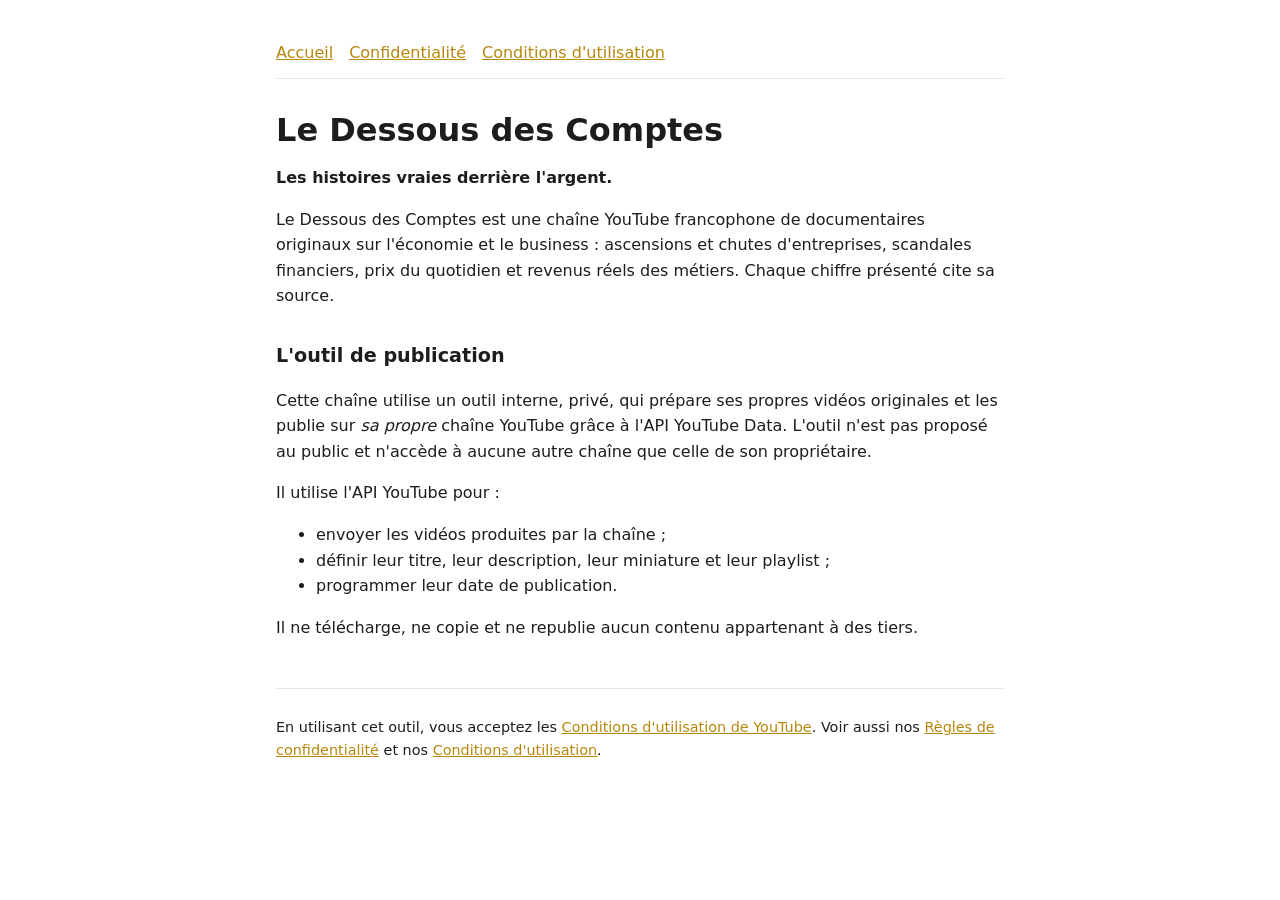
<file: index.html>
<!DOCTYPE html>
<html lang="fr">
<head>
<meta charset="UTF-8">
<meta name="viewport" content="width=device-width, initial-scale=1.0">
<title>Le Dessous des Comptes</title>
<meta name="description" content="Chaîne YouTube de documentaires sur les histoires vraies derrière l'argent.">
<link rel="stylesheet" href="style.css">
</head>
<body>
<main>
<nav><a href="index.html">Accueil</a><a href="privacy.html">Confidentialité</a><a href="terms.html">Conditions d'utilisation</a></nav>
<h1>Le Dessous des Comptes</h1>
<p><strong>Les histoires vraies derrière l'argent.</strong></p>
<p>Le Dessous des Comptes est une chaîne YouTube francophone de documentaires originaux sur l'économie et le business : ascensions et chutes d'entreprises, scandales financiers, prix du quotidien et revenus réels des métiers. Chaque chiffre présenté cite sa source.</p>

<h2>L'outil de publication</h2>
<p>Cette chaîne utilise un outil interne, privé, qui prépare ses propres vidéos originales et les publie sur <em>sa propre</em> chaîne YouTube grâce à l'API YouTube Data. L'outil n'est pas proposé au public et n'accède à aucune autre chaîne que celle de son propriétaire.</p>
<p>Il utilise l'API YouTube pour :</p>
<ul>
<li>envoyer les vidéos produites par la chaîne ;</li>
<li>définir leur titre, leur description, leur miniature et leur playlist ;</li>
<li>programmer leur date de publication.</li>
</ul>
<p>Il ne télécharge, ne copie et ne republie aucun contenu appartenant à des tiers.</p>

<footer class="muted">
<p>En utilisant cet outil, vous acceptez les <a href="https://www.youtube.com/t/terms">Conditions d'utilisation de YouTube</a>. Voir aussi nos <a href="privacy.html">Règles de confidentialité</a> et nos <a href="terms.html">Conditions d'utilisation</a>.</p>
</footer>
</main>
</body>
</html>
</file>
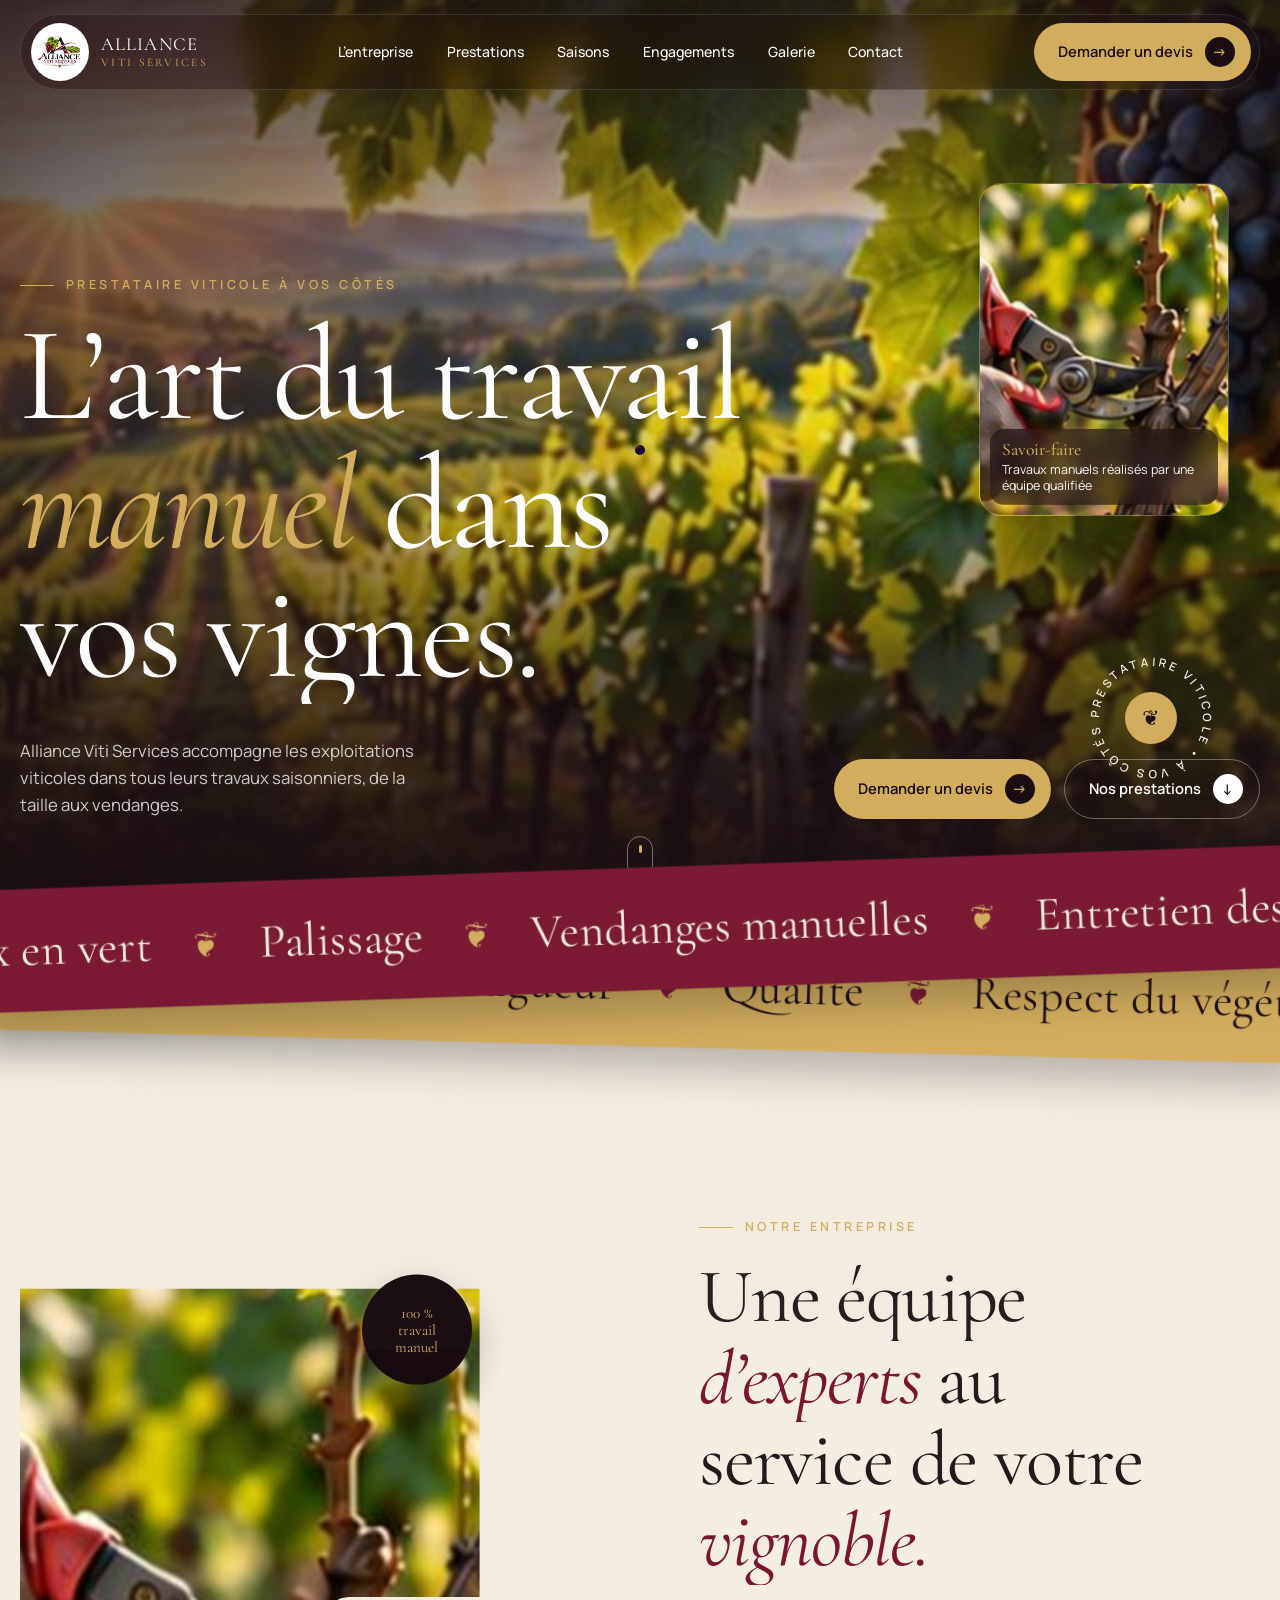
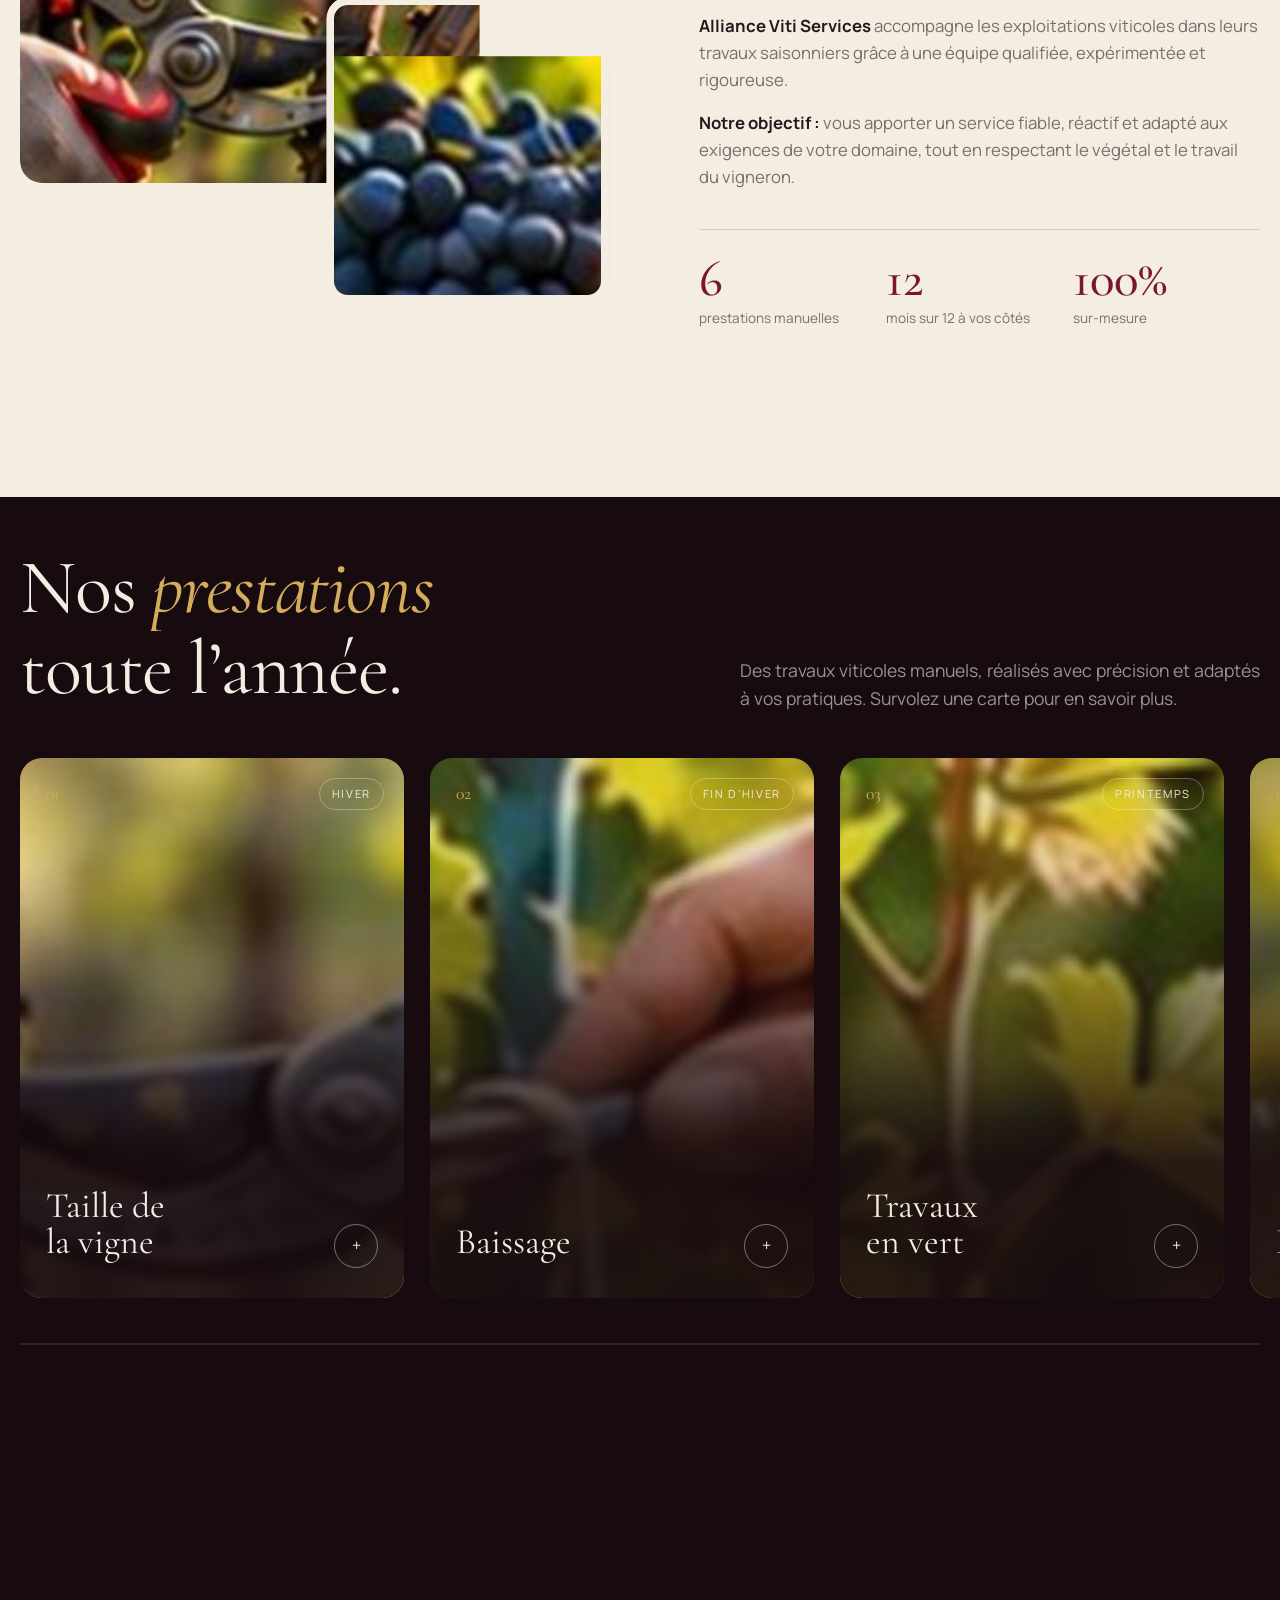
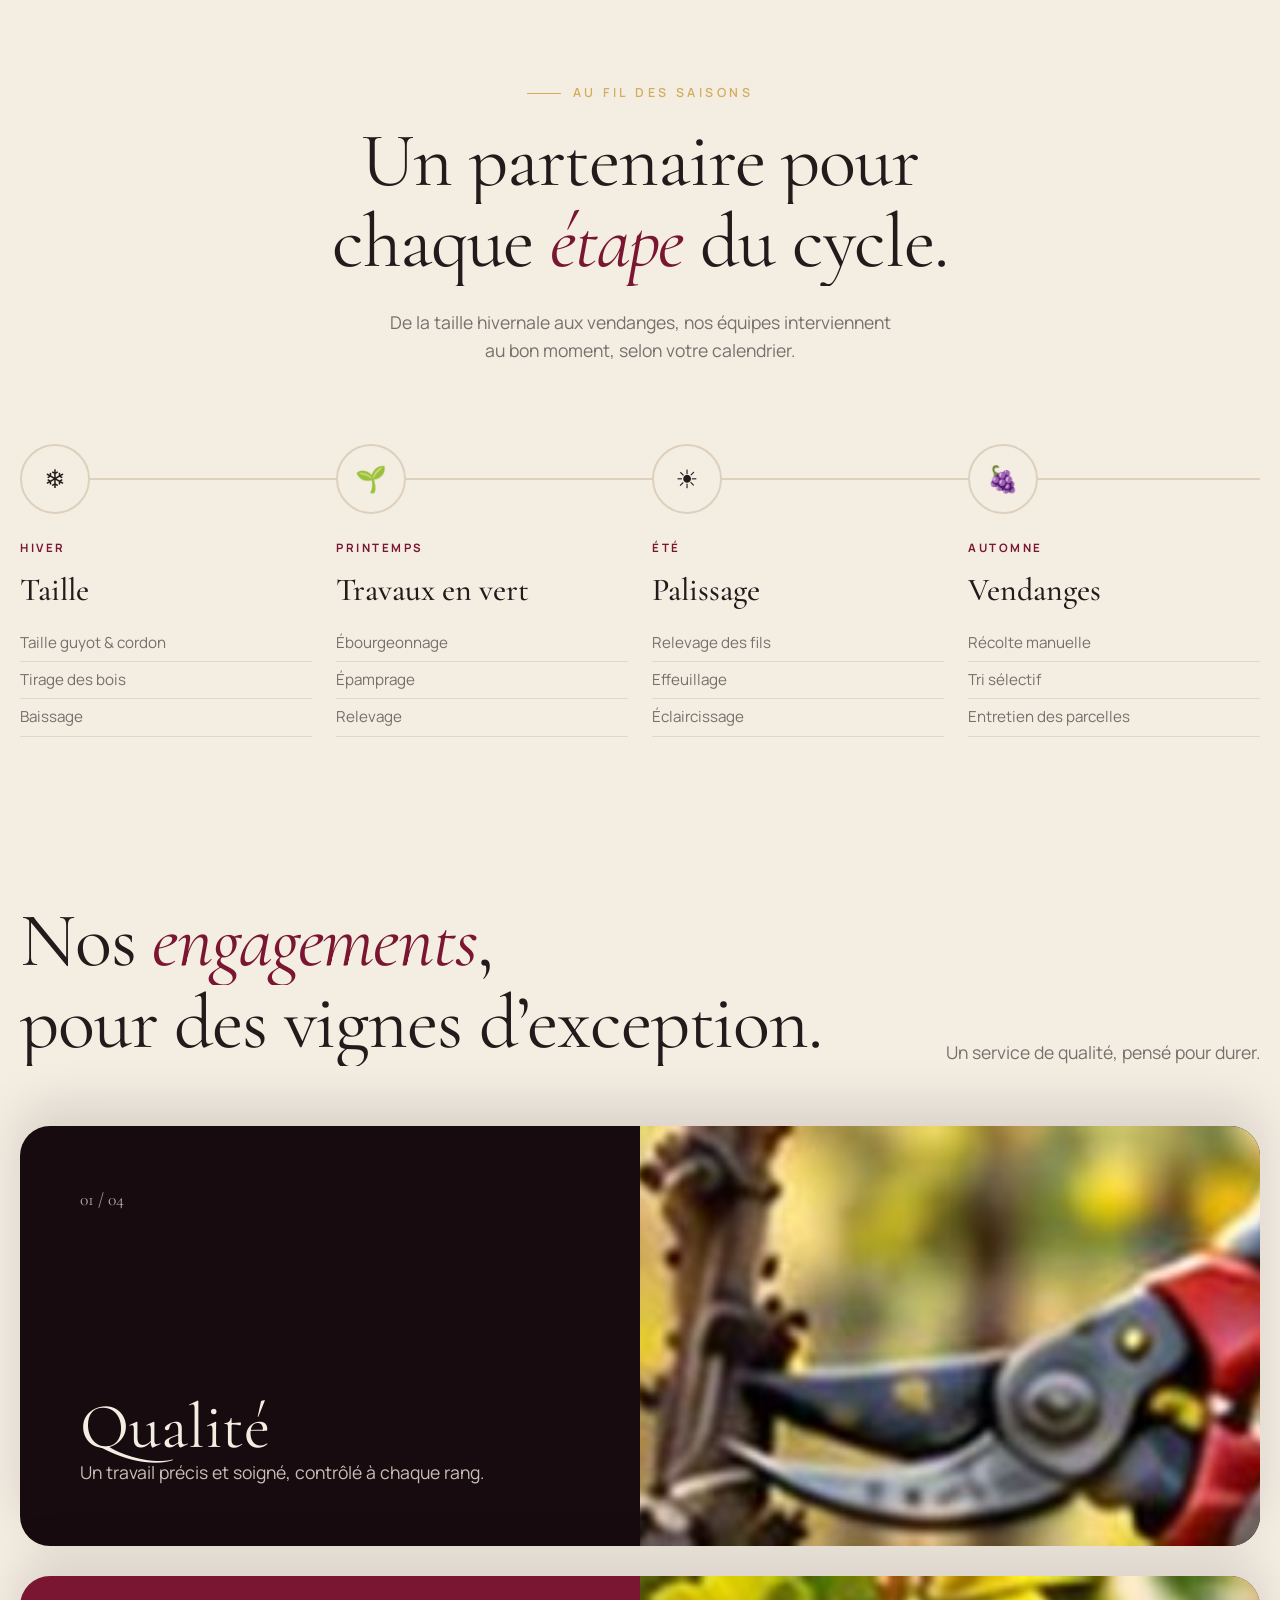
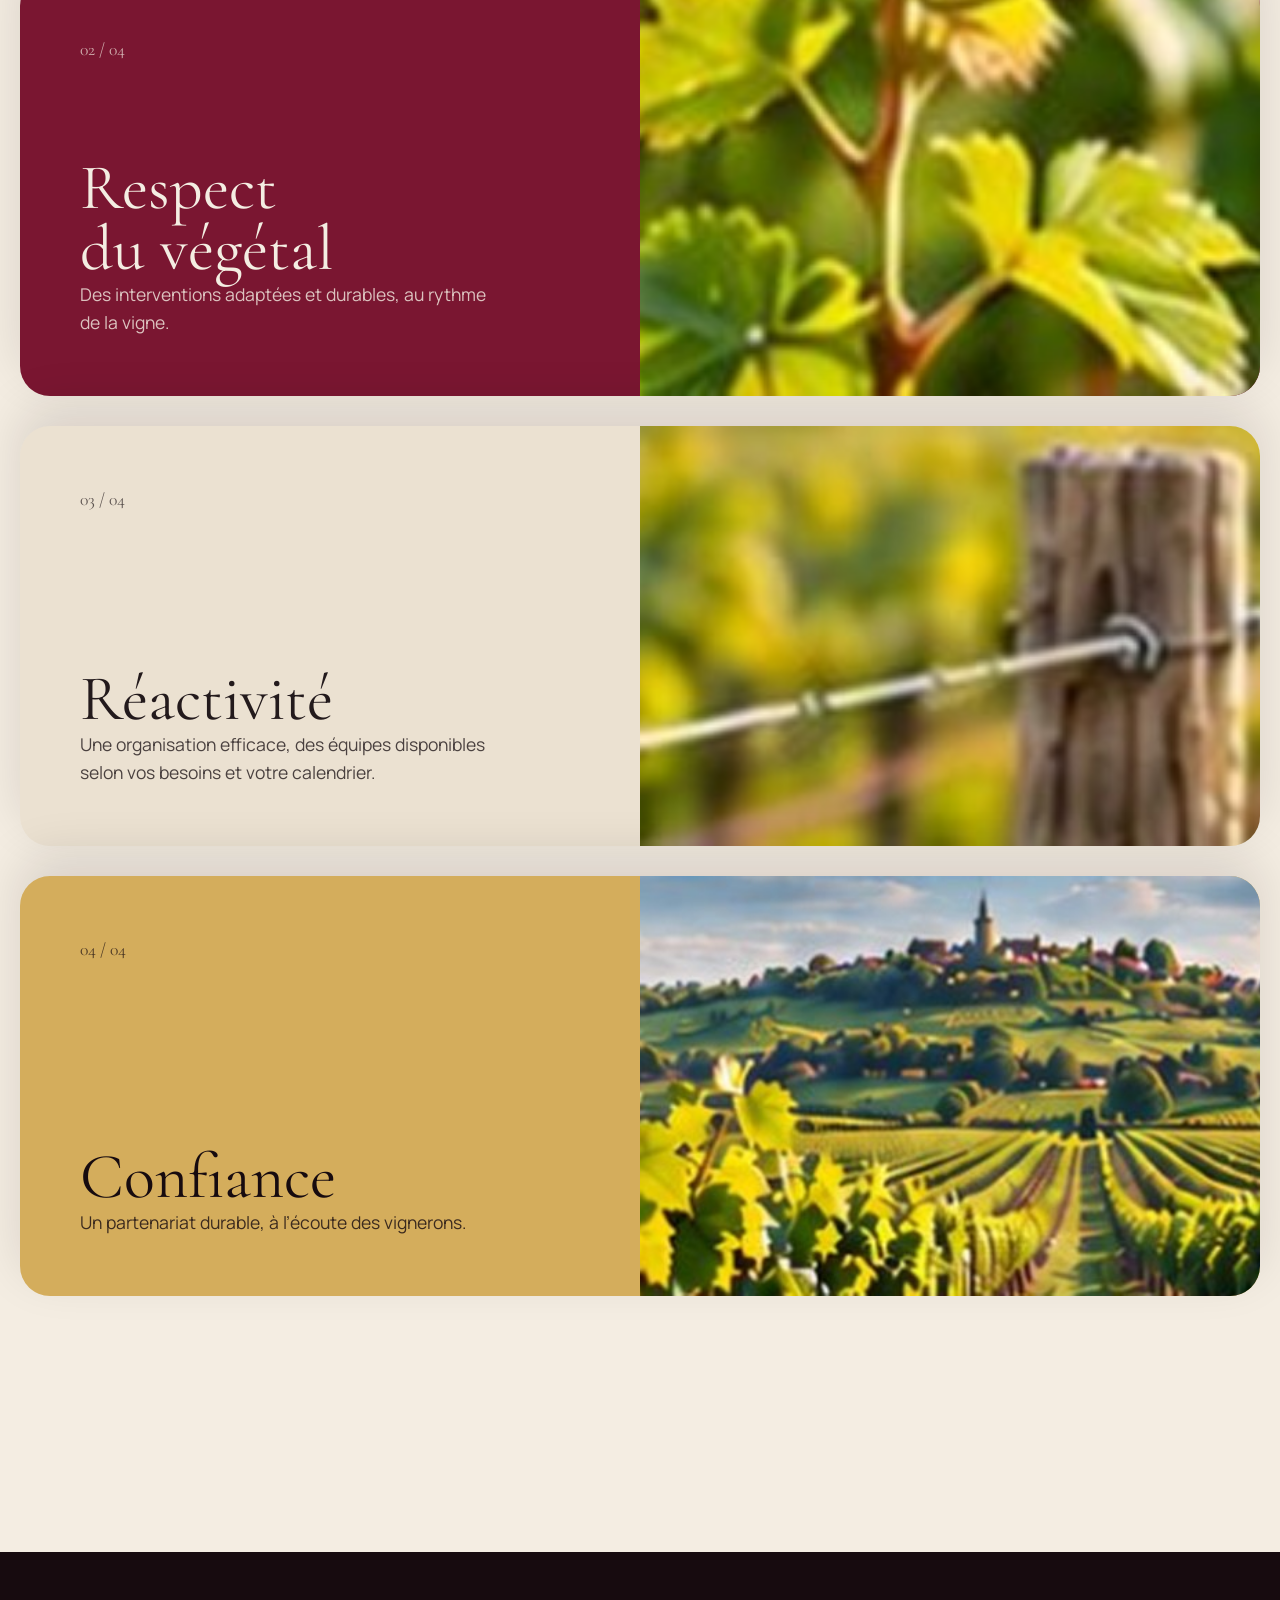
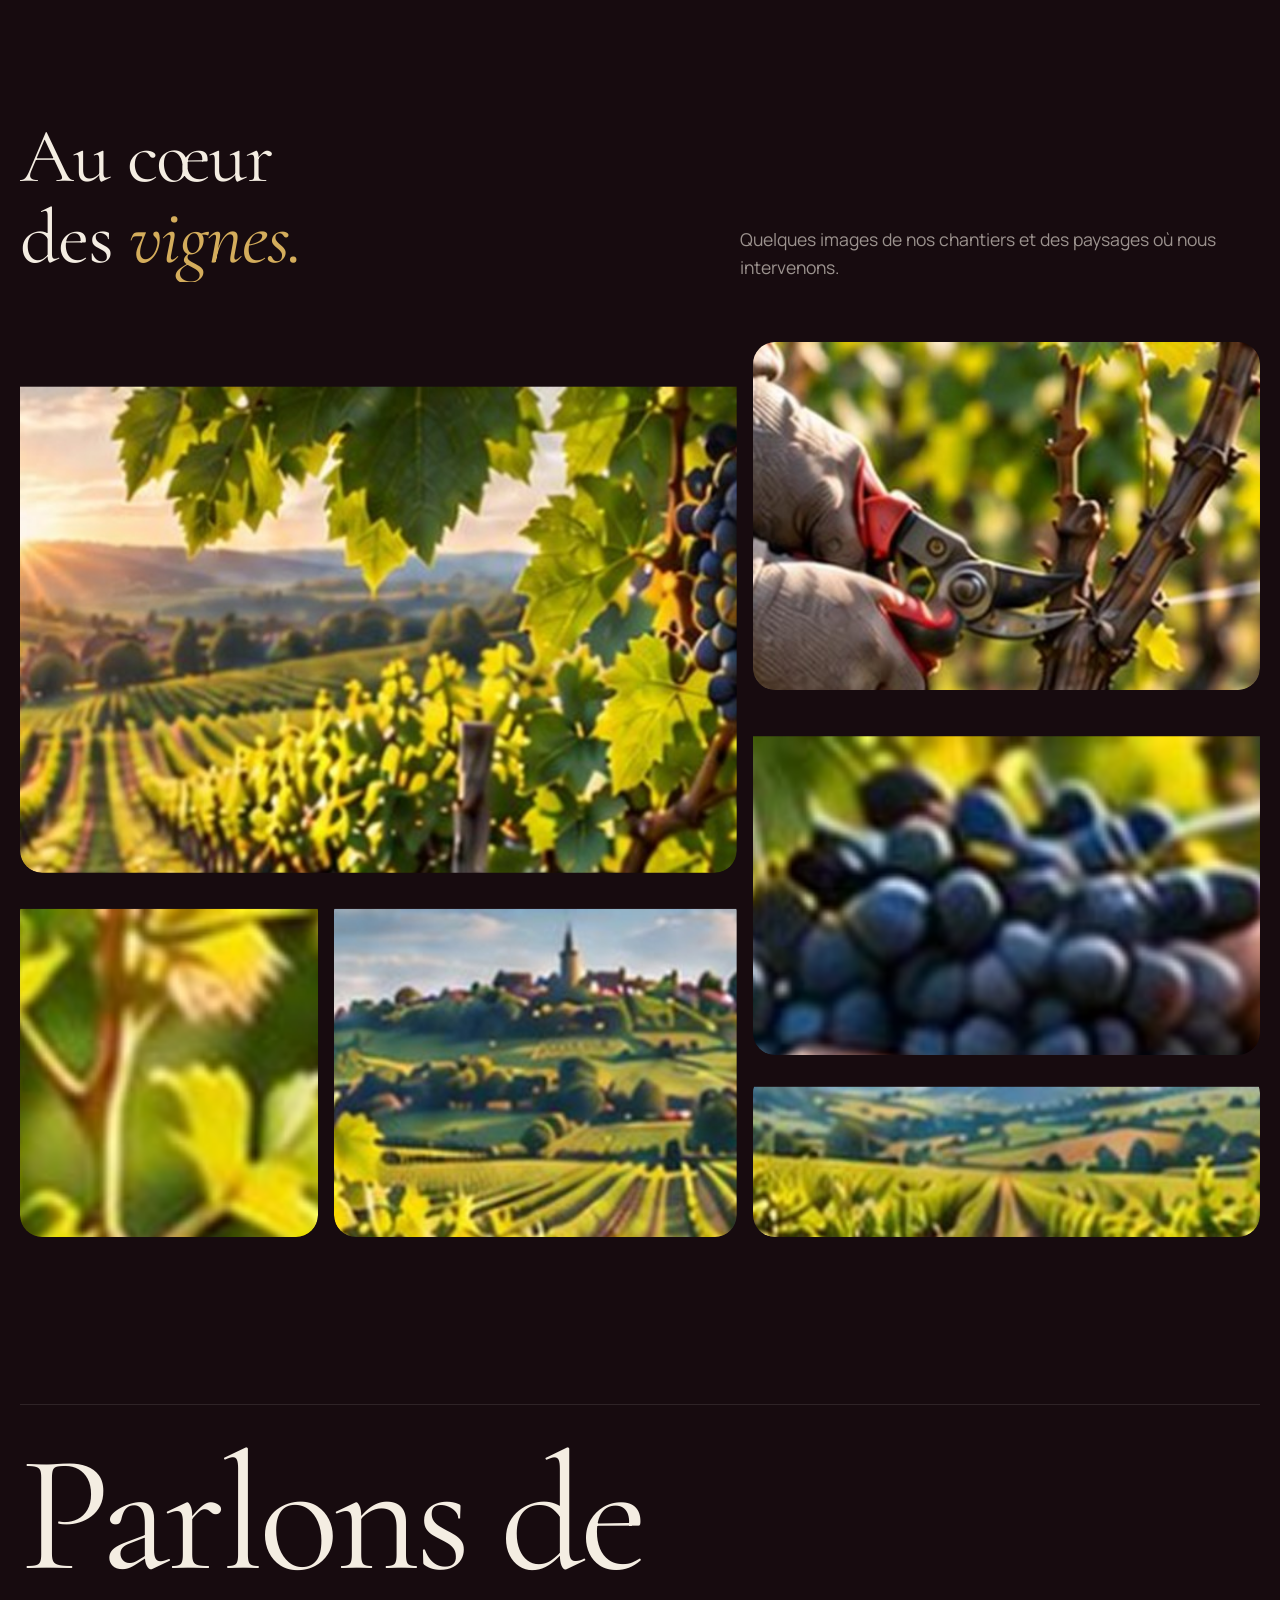
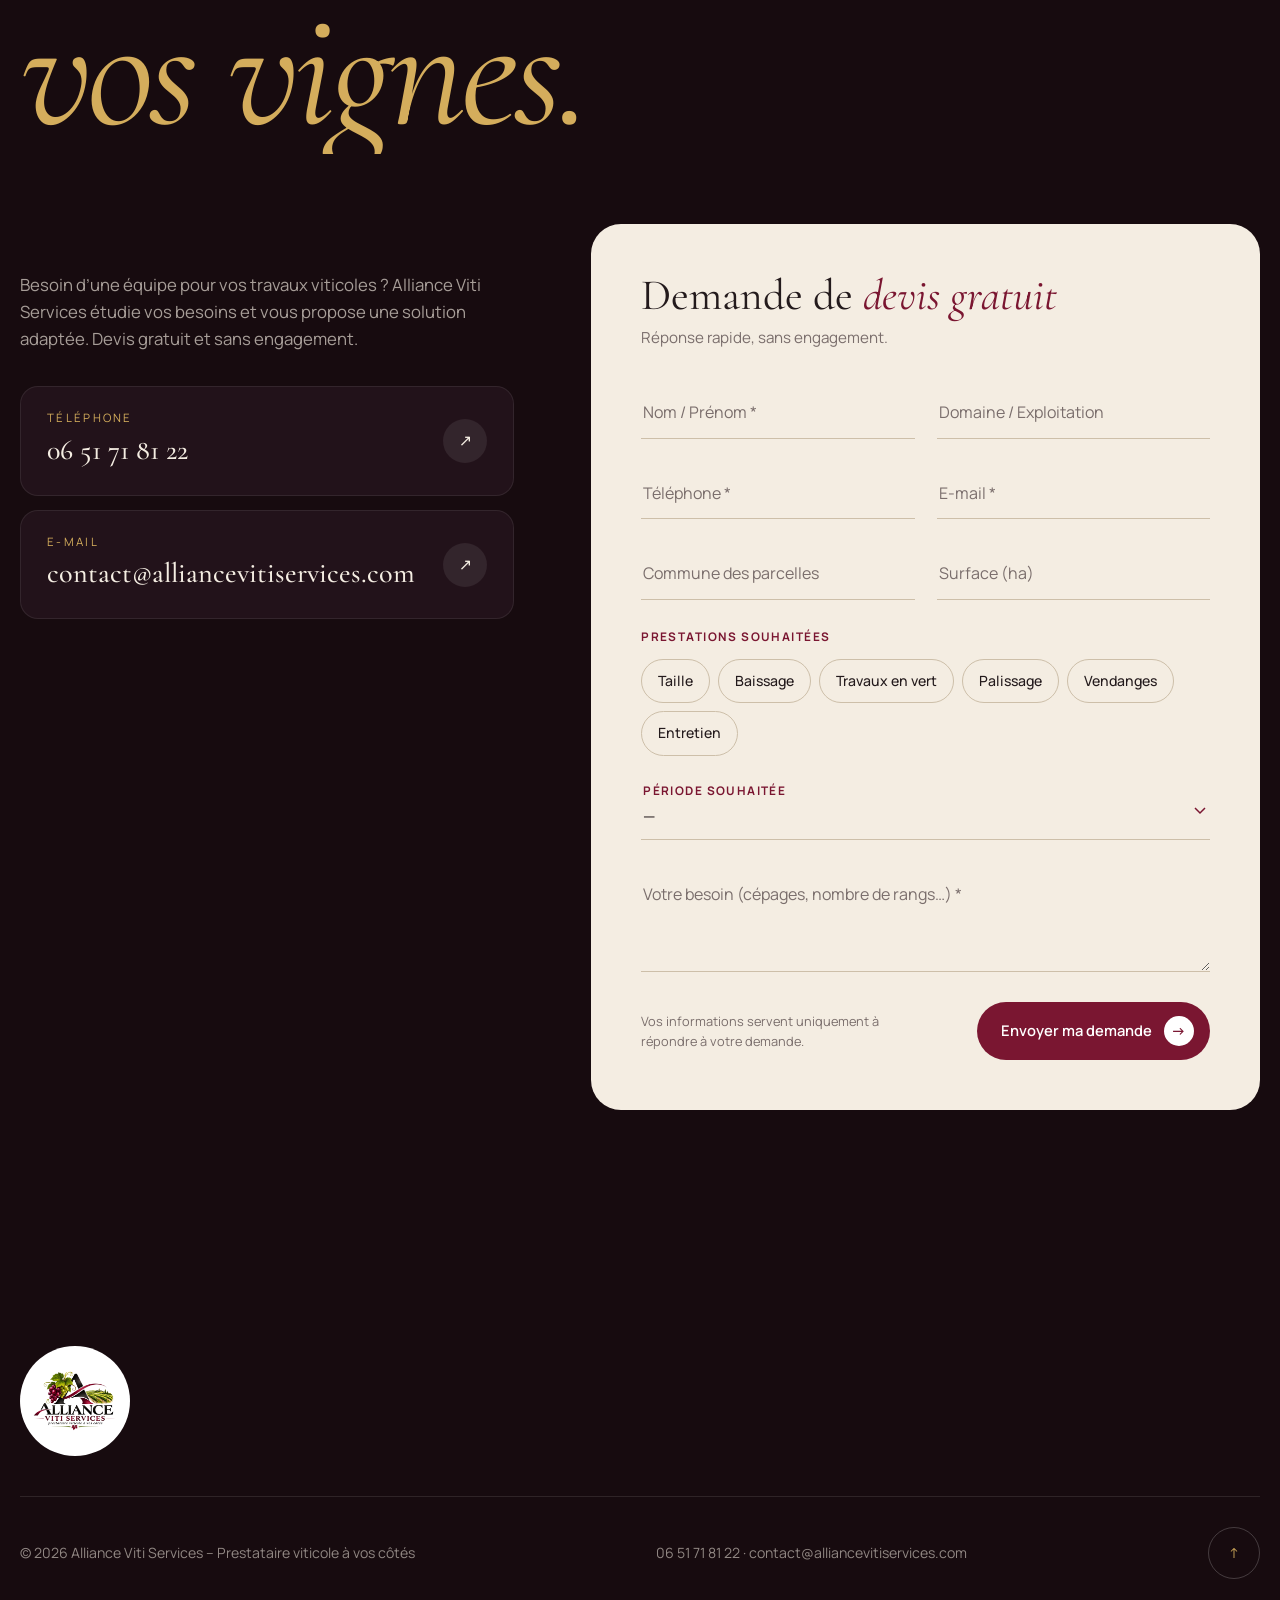
<file: alliance-viti-services/index.html>
<!DOCTYPE html>
<html lang="fr">
<head>
<meta charset="UTF-8">
<meta name="viewport" content="width=device-width, initial-scale=1">
<title>Alliance Viti Services – Prestataire viticole à vos côtés</title>
<meta name="description" content="Alliance Viti Services : prestataire viticole pour tous vos travaux manuels – taille, baissage, travaux en vert, palissage, vendanges manuelles et entretien des parcelles. Devis gratuit.">
<meta name="theme-color" content="#1a0d11">
<link rel="icon" href="images/favicon.png">
<link rel="preconnect" href="https://fonts.googleapis.com">
<link rel="preconnect" href="https://fonts.gstatic.com" crossorigin>
<link href="https://fonts.googleapis.com/css2?family=Cormorant+Garamond:ital,wght@0,400;0,500;0,600;1,400;1,500&family=Manrope:wght@400;500;600;700&display=swap" rel="stylesheet">
<style>
:root{
  --noir:#170b0f; --noir-2:#22121a; --bordeaux:#7a1631; --bordeaux-2:#9c2445; --vin:#4a0d1f;
  --or:#d4ad5c; --vert:#8fae4a; --creme:#f4ede2; --creme-2:#ebe1d1; --texte:#231a1c; --gris:#7a6e6c;
  --serif:'Cormorant Garamond',Georgia,serif; --sans:'Manrope',system-ui,sans-serif;
  --ease:cubic-bezier(.16,1,.3,1); --r:22px;
}
*{box-sizing:border-box;margin:0;padding:0}
html{scroll-padding-top:90px;overflow-x:clip}
body{font-family:var(--sans);color:var(--texte);background:var(--creme);line-height:1.6;overflow-x:clip;-webkit-font-smoothing:antialiased}
body.loading{overflow:hidden}
img{max-width:100%;display:block}
a{color:inherit;text-decoration:none}
button{font:inherit;color:inherit;background:none;border:0;cursor:pointer}
::selection{background:var(--bordeaux);color:#fff}
.wrap{width:min(1320px,100% - 40px);margin-inline:auto}
.serif{font-family:var(--serif)}
em{font-style:italic;font-family:var(--serif)}

/* Grain */
body::after{content:"";position:fixed;inset:-50%;z-index:9998;pointer-events:none;opacity:.05;
  background-image:url("data:image/svg+xml,%3Csvg xmlns='http://www.w3.org/2000/svg' width='160' height='160'%3E%3Cfilter id='n'%3E%3CfeTurbulence type='fractalNoise' baseFrequency='.9' numOctaves='3' stitchTiles='stitch'/%3E%3C/filter%3E%3Crect width='100%25' height='100%25' filter='url(%23n)'/%3E%3C/svg%3E");
  animation:grain 1s steps(4) infinite}
@keyframes grain{0%{transform:translate(0,0)}25%{transform:translate(-3%,2%)}50%{transform:translate(2%,-3%)}75%{transform:translate(-2%,-2%)}}

/* Preloader */
.loader{position:fixed;inset:0;z-index:10000;background:var(--noir);display:grid;place-items:center;transition:clip-path 1.1s var(--ease) .1s;clip-path:inset(0 0 0 0)}
.loader.done{clip-path:inset(0 0 100% 0)}
.loader-inner{text-align:center;color:var(--creme)}
.loader-logo{width:180px;background:#fff;border-radius:50%;aspect-ratio:1;display:grid;place-items:center;padding:22px;margin:0 auto 26px;animation:pop 1s var(--ease) both}
.loader-count{font-family:var(--serif);font-size:1rem;letter-spacing:.3em;color:var(--or)}
.loader-bar{width:180px;height:1px;background:rgba(255,255,255,.15);margin:14px auto 0;overflow:hidden}
.loader-bar i{display:block;height:100%;width:0;background:var(--or);transition:width .2s}
@keyframes pop{from{transform:scale(.6);opacity:0}}

/* Cursor */
.cursor{position:fixed;left:0;top:0;width:10px;height:10px;border-radius:50%;background:var(--or);pointer-events:none;z-index:9999;transform:translate(-50%,-50%);mix-blend-mode:difference;transition:width .35s var(--ease),height .35s var(--ease),background .3s}
.cursor.big{width:84px;height:84px;background:#fff}
.cursor-label{position:fixed;left:0;top:0;pointer-events:none;z-index:9999;transform:translate(-50%,-50%);font-size:.7rem;font-weight:700;letter-spacing:.15em;text-transform:uppercase;color:var(--noir);opacity:0;transition:opacity .2s}
.cursor-label.show{opacity:1}
@media (hover:none),(max-width:860px){.cursor,.cursor-label{display:none}}

/* Progress */
.progress{position:fixed;top:0;left:0;height:3px;width:100%;transform-origin:0 50%;transform:scaleX(0);background:linear-gradient(90deg,var(--or),var(--bordeaux-2));z-index:200}

/* Header */
header{position:fixed;inset:14px 0 auto;z-index:100;transition:transform .5s var(--ease)}
header.hide{transform:translateY(-130%)}
.nav{display:flex;align-items:center;justify-content:space-between;gap:20px;padding:8px 8px 8px 10px;border-radius:999px;background:rgba(23,11,15,.35);backdrop-filter:blur(16px) saturate(1.4);-webkit-backdrop-filter:blur(16px) saturate(1.4);border:1px solid rgba(255,255,255,.12);transition:background .4s}
header.solid .nav{background:rgba(23,11,15,.82)}
.brand{display:flex;align-items:center;gap:12px;color:#fff}
.brand-logo{width:58px;height:58px;border-radius:50%;background:#fff;display:grid;place-items:center;padding:5px;flex:none}
.brand-txt{font-family:var(--serif);font-size:1.15rem;line-height:1;letter-spacing:.06em;text-transform:uppercase}
.brand-txt small{display:block;font-size:.72rem;letter-spacing:.2em;color:var(--or);margin-top:4px}
.menu{display:flex;list-style:none;gap:4px}
.menu a{display:block;color:#fff;padding:.6em 1.05em;border-radius:999px;font-size:.88rem;font-weight:500;position:relative;overflow:hidden}
.menu a span{display:block;transition:transform .45s var(--ease)}
.menu a span::after{content:attr(data-t);position:absolute;left:0;top:100%;width:100%;text-align:center;color:var(--or)}
.menu a:hover span{transform:translateY(-100%)}
.menu a.active{background:rgba(255,255,255,.1)}
.btn{position:relative;display:inline-flex;white-space:nowrap;align-items:center;gap:12px;padding:.95em 1.15em .95em 1.6em;border-radius:999px;font-weight:600;font-size:.92rem;overflow:hidden;isolation:isolate;transition:color .4s;will-change:transform}
.btn .dot{width:30px;height:30px;border-radius:50%;display:grid;place-items:center;transition:transform .45s var(--ease)}
.btn:hover .dot{transform:rotate(-45deg)}
.btn::before{content:"";position:absolute;inset:0;z-index:-1;border-radius:inherit;transform:translateY(101%);transition:transform .5s var(--ease)}
.btn:hover::before{transform:none}
.btn-or{background:var(--or);color:var(--noir)}.btn-or .dot{background:var(--noir);color:var(--or)}.btn-or::before{background:#fff}
.btn-ghost{border:1px solid rgba(255,255,255,.35);color:#fff}.btn-ghost .dot{background:#fff;color:var(--noir)}.btn-ghost::before{background:#fff}.btn-ghost:hover{color:var(--noir)}
.btn-dark{background:var(--bordeaux);color:#fff}.btn-dark .dot{background:#fff;color:var(--bordeaux)}.btn-dark::before{background:var(--noir)}
.burger{display:none;width:48px;height:48px;border-radius:50%;background:var(--or);position:relative}
.burger i{position:absolute;left:14px;right:14px;height:2px;background:var(--noir);transition:.4s var(--ease)}
.burger i:first-child{top:19px}.burger i:last-child{top:27px}
.burger.open i:first-child{top:23px;transform:rotate(45deg)}.burger.open i:last-child{top:23px;transform:rotate(-45deg)}

/* Reveal utilities */
.line{display:block;overflow:hidden;padding-bottom:.08em}
.line>span{display:inline-block;transform:translateY(110%);transition:transform 1.2s var(--ease);transition-delay:calc(var(--i,0)*.09s)}
.in .line>span,.line.in>span{transform:none}
[data-reveal]{opacity:0;transform:translateY(50px);transition:opacity 1s var(--ease),transform 1.2s var(--ease);transition-delay:calc(var(--d,0)*1s)}
[data-reveal].in{opacity:1;transform:none}
.clip{clip-path:inset(100% 0 0 0 round var(--r));transition:clip-path 1.5s var(--ease)}
.clip.in{clip-path:inset(0 0 0 0 round var(--r))}

/* HERO */
.hero{position:relative;height:100vh;min-height:680px;background:var(--noir);color:#fff;overflow:hidden}
.hero-media{position:absolute;inset:0;overflow:hidden}
.hero-media img{width:100%;height:100%;object-fit:cover;transform:scale(1.3);transition:transform 2.4s var(--ease);will-change:transform}
.ready .hero-media img{transform:scale(1.08)}
.hero-media::after{content:"";position:absolute;inset:0;background:radial-gradient(ellipse at 70% 40%,transparent 0%,rgba(23,11,15,.35) 50%,rgba(23,11,15,.9) 100%),linear-gradient(180deg,rgba(23,11,15,.55),transparent 30%,transparent 55%,var(--noir))}
.hero-inner{position:relative;height:100%;display:flex;flex-direction:column;justify-content:flex-end;padding-bottom:9vh}
.kicker{display:inline-flex;align-items:center;gap:12px;font-size:.78rem;font-weight:600;letter-spacing:.28em;text-transform:uppercase;color:var(--or)}
.kicker::before{content:"";width:34px;height:1px;background:currentColor}
.hero h1{font-family:var(--serif);font-weight:400;font-size:clamp(3.2rem,10.5vw,10.5rem);line-height:.88;letter-spacing:-.02em;margin:22px 0 34px}
.hero h1 em{color:var(--or)}
.hero-bottom{display:flex;align-items:flex-end;justify-content:space-between;gap:30px;flex-wrap:wrap}
.hero-bottom p{max-width:420px;color:rgba(255,255,255,.78);font-size:1.05rem}
.hero-ctas{display:flex;gap:12px;flex-wrap:wrap}
.hero-float{position:absolute;right:4vw;top:22vh;width:min(250px,22vw);border-radius:var(--r);overflow:hidden;box-shadow:0 30px 60px rgba(0,0,0,.5);border:1px solid rgba(255,255,255,.2)}
.hero-float img{aspect-ratio:3/4;object-fit:cover}
.hero-float figcaption{position:absolute;inset:auto 10px 10px;background:rgba(23,11,15,.6);backdrop-filter:blur(10px);-webkit-backdrop-filter:blur(10px);border-radius:14px;padding:10px 12px;font-size:.78rem;line-height:1.3}
.hero-float b{display:block;color:var(--or);font-family:var(--serif);font-size:1.1rem;font-weight:500}
.scroll-ind{position:absolute;left:50%;bottom:22px;transform:translateX(-50%);width:26px;height:42px;border:1px solid rgba(255,255,255,.4);border-radius:20px}
.scroll-ind::after{content:"";position:absolute;left:50%;top:8px;width:3px;height:8px;margin-left:-1.5px;border-radius:2px;background:var(--or);animation:scr 1.8s var(--ease) infinite}
@keyframes scr{0%{opacity:0;transform:translateY(0)}30%{opacity:1}100%{opacity:0;transform:translateY(16px)}}
.badge{position:absolute;right:5vw;bottom:13vh;width:130px;height:130px;display:grid;place-items:center}
.badge svg{position:absolute;inset:0;animation:spin 18s linear infinite}
.badge span{width:52px;height:52px;border-radius:50%;background:var(--or);color:var(--noir);display:grid;place-items:center;font-size:1.3rem}
@keyframes spin{to{transform:rotate(360deg)}}

/* Marquee */
.marquee{background:var(--bordeaux);color:var(--creme);overflow:hidden;padding:22px 0;transform:rotate(-2deg) scale(1.04);margin:-30px 0 0;position:relative;z-index:3;box-shadow:0 20px 40px rgba(0,0,0,.25)}
.marquee.alt{background:var(--or);color:var(--noir);transform:rotate(1.5deg) scale(1.04);margin:-62px 0 0;z-index:2}
.marquee-track{display:flex;width:max-content;will-change:transform}
.marquee-track span{font-family:var(--serif);font-size:clamp(1.8rem,3.6vw,3rem);white-space:nowrap;padding-right:40px;display:flex;align-items:center;gap:40px}
.marquee-track span::after{content:"❦";font-size:.7em;color:var(--or)}
.marquee.alt .marquee-track span::after{color:var(--bordeaux)}

/* Sections */
section{position:relative}
.sec{padding:clamp(90px,13vw,170px) 0}
.h2{font-family:var(--serif);font-weight:400;font-size:clamp(2.4rem,6vw,5.4rem);line-height:.98;letter-spacing:-.015em}
.h2 em{color:var(--bordeaux)}
.dark .h2 em{color:var(--or)}
.lead{font-size:1.1rem;color:var(--gris);max-width:520px}

/* About */
.about-grid{display:grid;grid-template-columns:1.05fr 1fr;gap:clamp(40px,7vw,110px);align-items:center}
.about-media{position:relative;height:clamp(460px,52vw,680px)}
.about-media .m1{position:absolute;left:0;top:0;width:78%;height:82%;border-radius:var(--r);overflow:hidden}
.about-media .m2{position:absolute;right:0;bottom:0;width:48%;height:46%;border-radius:var(--r);overflow:hidden;border:8px solid var(--creme);box-shadow:0 30px 60px rgba(0,0,0,.2)}
.about-media img{width:100%;height:115%;object-fit:cover}
.about-media .stamp{position:absolute;left:58%;top:6%;width:110px;height:110px;border-radius:50%;background:var(--noir);color:var(--or);display:grid;place-items:center;text-align:center;font-family:var(--serif);font-size:.95rem;line-height:1.1;z-index:2;box-shadow:0 20px 40px rgba(0,0,0,.3)}
.about-text .h2{margin:22px 0 28px}
.about-text p{color:var(--gris);margin-bottom:1em;font-size:1.05rem}
.about-text strong{color:var(--texte)}
.stats{display:grid;grid-template-columns:repeat(3,1fr);margin-top:38px;border-top:1px solid #d9cdbb}
.stats div{padding:24px 10px 0 0}
.stats b{display:block;font-family:var(--serif);font-weight:500;font-size:clamp(2.4rem,4vw,3.6rem);line-height:1;color:var(--bordeaux)}
.stats span{font-size:.85rem;color:var(--gris)}

/* Horizontal services */
.hs{background:var(--noir);color:var(--creme)}
.hs-sticky{position:sticky;top:0;height:100vh;overflow:hidden;display:flex;flex-direction:column;justify-content:center}
.hs-head{display:flex;justify-content:space-between;align-items:flex-end;gap:30px;margin-bottom:5vh}
.hs-head .lead{color:rgba(244,237,226,.6)}
.hs-track{display:flex;gap:26px;padding-left:max(20px,(100vw - 1320px)/2);will-change:transform}
.svc{flex:none;width:clamp(290px,30vw,420px);height:min(60vh,540px);border-radius:var(--r);position:relative;overflow:hidden;background:var(--noir-2);isolation:isolate}
.svc img{position:absolute;inset:0;width:100%;height:100%;object-fit:cover;z-index:-2;transition:transform 1.2s var(--ease),filter .6s;filter:saturate(.85)}
.svc::after{content:"";position:absolute;inset:0;z-index:-1;background:linear-gradient(180deg,rgba(23,11,15,.1) 20%,rgba(23,11,15,.92) 75%);transition:.6s}
.svc:hover img{transform:scale(1.1);filter:saturate(1.1)}
.svc:hover::after{background:linear-gradient(180deg,rgba(122,22,49,.25) 0%,rgba(74,13,31,.95) 70%)}
.svc-body{position:absolute;inset:auto 26px 26px}
.svc-num{position:absolute;top:22px;left:26px;font-family:var(--serif);font-size:1.1rem;color:var(--or)}
.svc-tag{position:absolute;top:20px;right:20px;font-size:.7rem;letter-spacing:.15em;text-transform:uppercase;border:1px solid rgba(255,255,255,.3);padding:6px 12px;border-radius:999px;backdrop-filter:blur(8px)}
.svc h3{font-family:var(--serif);font-weight:400;font-size:clamp(2rem,2.8vw,2.6rem);line-height:1;margin-bottom:12px}
.svc p{color:rgba(244,237,226,.75);font-size:.95rem;max-height:0;opacity:0;overflow:hidden;transition:max-height .7s var(--ease),opacity .5s}
.svc:hover p,.svc:focus-within p{max-height:120px;opacity:1}
.svc .plus{position:absolute;right:0;bottom:4px;width:44px;height:44px;border-radius:50%;border:1px solid rgba(255,255,255,.4);display:grid;place-items:center;transition:.5s var(--ease)}
.svc:hover .plus{background:var(--or);color:var(--noir);border-color:var(--or);transform:rotate(45deg)}
.svc-end{flex:none;width:clamp(290px,30vw,420px);height:min(60vh,540px);border-radius:var(--r);border:1px dashed rgba(212,173,92,.5);display:flex;flex-direction:column;justify-content:center;align-items:flex-start;padding:36px;gap:22px}
.svc-end h3{font-family:var(--serif);font-weight:400;font-size:2.4rem;line-height:1}
.svc-end h3 em{color:var(--or)}
.hs-bar{margin:5vh max(20px,(100vw - 1320px)/2) 0;height:2px;background:rgba(255,255,255,.1);border-radius:2px;overflow:hidden}
.hs-bar i{display:block;height:100%;background:var(--or);transform-origin:0;transform:scaleX(0)}

/* Seasons */
.seasons{background:var(--creme)}
.seasons-head{text-align:center;max-width:820px;margin:0 auto 80px}
.seasons-head .lead{margin:22px auto 0}
.timeline{position:relative;display:grid;grid-template-columns:repeat(4,1fr);gap:24px}
.timeline::before{content:"";position:absolute;left:0;right:0;top:34px;height:2px;background:#ddd0bd}
.timeline .fill{position:absolute;left:0;top:34px;height:2px;width:100%;background:linear-gradient(90deg,var(--vert),var(--or),var(--bordeaux));transform-origin:0;transform:scaleX(0)}
.season{position:relative;padding-top:90px}
.season .ic{position:absolute;top:0;left:0;width:70px;height:70px;border-radius:50%;background:var(--creme);border:2px solid #ddd0bd;display:grid;place-items:center;font-size:1.6rem;transition:.6s var(--ease)}
.season.on .ic{background:var(--bordeaux);border-color:var(--bordeaux);transform:scale(1.1);box-shadow:0 0 0 10px rgba(122,22,49,.12)}
.season small{font-size:.72rem;letter-spacing:.22em;text-transform:uppercase;color:var(--bordeaux);font-weight:700}
.season h3{font-family:var(--serif);font-weight:500;font-size:2rem;margin:4px 0 10px}
.season ul{list-style:none;color:var(--gris);font-size:.95rem}
.season li{padding:6px 0;border-bottom:1px solid #e3d8c7}

/* Stacked engagements */
.stack{background:var(--creme)}
.stack-head{display:flex;justify-content:space-between;align-items:flex-end;gap:30px;flex-wrap:wrap;margin-bottom:60px}
.stack-cards{display:grid;gap:30px;padding-bottom:10vh}
.scard{position:sticky;top:calc(110px + var(--i)*28px);min-height:420px;border-radius:30px;overflow:hidden;display:grid;grid-template-columns:1fr 1fr;transform-origin:50% 0;will-change:transform;box-shadow:0 -20px 50px rgba(23,11,15,.12)}
.scard:nth-child(1){background:var(--noir);color:var(--creme)}
.scard:nth-child(2){background:var(--bordeaux);color:var(--creme)}
.scard:nth-child(3){background:var(--creme-2);color:var(--texte)}
.scard:nth-child(4){background:var(--or);color:var(--noir)}
.scard-txt{padding:clamp(30px,5vw,60px);display:flex;flex-direction:column;justify-content:space-between;gap:30px}
.scard-txt .n{font-family:var(--serif);font-size:1.1rem;opacity:.7}
.scard h3{font-family:var(--serif);font-weight:400;font-size:clamp(2.6rem,5vw,4.6rem);line-height:.95}
.scard p{font-size:1.1rem;opacity:.8;max-width:420px}
.scard-img{position:relative;overflow:hidden}
.scard-img img{position:absolute;inset:0;width:100%;height:100%;object-fit:cover}

/* Gallery bento */
.gallery{background:var(--noir);color:var(--creme)}
.gallery-head{display:flex;justify-content:space-between;align-items:flex-end;gap:30px;flex-wrap:wrap;margin-bottom:60px}
.bento{display:grid;grid-template-columns:repeat(12,1fr);grid-auto-rows:clamp(120px,13vw,180px);gap:16px}
.bento button{position:relative;border-radius:var(--r);overflow:hidden;cursor:zoom-in}
.bento img{width:100%;height:120%;object-fit:cover;transition:transform 1.2s var(--ease)}
.bento button:hover img{transform:scale(1.08)}
.bento button::after{content:attr(data-cap);position:absolute;left:14px;bottom:14px;font-size:.78rem;padding:6px 12px;border-radius:999px;background:rgba(23,11,15,.6);backdrop-filter:blur(8px);opacity:0;transform:translateY(10px);transition:.5s var(--ease)}
.bento button:hover::after{opacity:1;transform:none}
.b1{grid-column:span 7;grid-row:span 3}.b2{grid-column:span 5;grid-row:span 2}.b3{grid-column:span 5;grid-row:span 2}.b4{grid-column:span 3;grid-row:span 2}.b5{grid-column:span 4;grid-row:span 2}.b6{grid-column:span 5;grid-row:span 1}
.lightbox{position:fixed;inset:0;z-index:300;background:rgba(10,5,7,.92);display:grid;place-items:center;padding:24px;opacity:0;pointer-events:none;transition:opacity .4s}
.lightbox.open{opacity:1;pointer-events:auto}
.lightbox img{max-height:86vh;border-radius:18px;transform:scale(.92);transition:transform .6s var(--ease)}
.lightbox.open img{transform:none}
.lb-close{position:absolute;top:22px;right:22px;width:52px;height:52px;border-radius:50%;background:var(--or);color:var(--noir);font-size:1.4rem}
.lb-nav{position:absolute;top:50%;width:52px;height:52px;margin-top:-26px;border-radius:50%;border:1px solid rgba(255,255,255,.3);color:#fff;font-size:1.2rem}
.lb-prev{left:22px}.lb-next{right:22px}

/* Contact */
.contact{background:var(--noir);color:var(--creme);padding-top:0}
.cta-big{font-family:var(--serif);font-weight:400;font-size:clamp(3.4rem,13vw,13rem);line-height:.85;letter-spacing:-.03em;padding:40px 0 70px;border-top:1px solid rgba(255,255,255,.1)}
.cta-big em{color:var(--or)}
.contact-grid{display:grid;grid-template-columns:.85fr 1.15fr;gap:clamp(40px,6vw,90px)}
.contact-info p{color:rgba(244,237,226,.65);margin:20px 0 34px;font-size:1.05rem}
.coord{display:grid;gap:14px}
.coord a{display:flex;align-items:center;justify-content:space-between;gap:16px;padding:22px 26px;border-radius:18px;background:var(--noir-2);border:1px solid rgba(255,255,255,.08);transition:.5s var(--ease)}
.coord a:hover{background:var(--bordeaux);border-color:var(--bordeaux);transform:translateX(8px)}
.coord small{display:block;font-size:.72rem;letter-spacing:.2em;text-transform:uppercase;color:var(--or)}
.coord b{font-family:var(--serif);font-weight:500;font-size:clamp(1.3rem,2.2vw,1.8rem);word-break:break-word}
.coord .arr{width:44px;height:44px;flex:none;border-radius:50%;background:rgba(255,255,255,.08);display:grid;place-items:center}
form{background:var(--creme);color:var(--texte);border-radius:30px;padding:clamp(26px,4vw,50px)}
form h3{font-family:var(--serif);font-weight:400;font-size:clamp(2rem,3.4vw,2.8rem);line-height:1;margin-bottom:8px}
form h3 em{color:var(--bordeaux)}
.form-sub{color:var(--gris);margin-bottom:30px;font-size:.95rem}
.row{display:grid;grid-template-columns:1fr 1fr;gap:0 22px}
.f{position:relative;margin-bottom:22px}
.f input,.f textarea,.f select{width:100%;font:inherit;font-size:1rem;padding:22px 2px 10px;border:0;border-bottom:1.5px solid #cdbfa9;background:transparent;color:var(--texte);border-radius:0;transition:border-color .3s}
.f textarea{resize:vertical;min-height:110px}
.f label{position:absolute;left:2px;top:20px;color:var(--gris);pointer-events:none;transition:.35s var(--ease);font-size:1rem}
.f input:focus,.f textarea:focus,.f select:focus{outline:none;border-color:var(--bordeaux)}
.f input:focus+label,.f input:not(:placeholder-shown)+label,.f textarea:focus+label,.f textarea:not(:placeholder-shown)+label,.f select+label{top:0;font-size:.74rem;letter-spacing:.12em;text-transform:uppercase;color:var(--bordeaux);font-weight:700}
.f select{appearance:none;cursor:pointer;background:url("data:image/svg+xml,%3Csvg xmlns='http://www.w3.org/2000/svg' width='12' height='8'%3E%3Cpath d='M1 1l5 5 5-5' stroke='%237a1631' stroke-width='1.5' fill='none'/%3E%3C/svg%3E") right 4px center no-repeat}
.chips-label{font-size:.74rem;letter-spacing:.12em;text-transform:uppercase;color:var(--bordeaux);font-weight:700;margin:6px 0 12px}
.chips{display:flex;flex-wrap:wrap;gap:8px;margin-bottom:26px}
.chips input{position:absolute;opacity:0;pointer-events:none}
.chips label{padding:10px 16px;border-radius:999px;border:1.5px solid #cdbfa9;font-size:.88rem;font-weight:500;cursor:pointer;transition:.35s var(--ease);user-select:none}
.chips label:hover{border-color:var(--bordeaux)}
.chips input:checked+label{background:var(--bordeaux);border-color:var(--bordeaux);color:#fff}
.chips input:focus-visible+label{outline:2px solid var(--or);outline-offset:2px}
.form-foot{display:flex;align-items:center;justify-content:space-between;gap:20px;flex-wrap:wrap;margin-top:8px}
.form-foot small{color:var(--gris);font-size:.8rem;max-width:260px}
.form-ok{display:none;background:#e8f0d8;color:#3d5a1a;padding:16px 18px;border-radius:14px;margin-bottom:20px;font-weight:600}

footer{background:var(--noir);color:rgba(244,237,226,.55);padding:70px 0 34px;font-size:.88rem}
.foot{display:flex;justify-content:space-between;align-items:center;gap:20px;flex-wrap:wrap;border-top:1px solid rgba(255,255,255,.1);padding-top:30px}
.foot-logo{width:110px;background:#fff;border-radius:50%;aspect-ratio:1;padding:10px;display:grid;place-items:center;margin-bottom:40px}
.to-top{width:52px;height:52px;border-radius:50%;border:1px solid rgba(255,255,255,.2);display:grid;place-items:center;color:var(--or);transition:.4s}
.to-top:hover{background:var(--or);color:var(--noir)}

/* Responsive */
@media (max-width:1024px){
  .menu{display:none}.burger{display:block}
  .nav .btn-or{display:none}
  .menu.open{display:flex;position:fixed;inset:0;z-index:-1;flex-direction:column;justify-content:center;align-items:center;background:var(--noir);gap:4px;border-radius:0}
  .menu.open a{font-family:var(--serif);font-size:2.6rem;padding:.2em .6em}
  .about-grid,.contact-grid{grid-template-columns:1fr}
  .timeline{grid-template-columns:1fr 1fr;row-gap:60px}
  .timeline::before,.timeline .fill{display:none}
}
@media (max-width:860px){
  .hero-float,.badge{display:none}
  .hs{padding:90px 0}
  .hs-sticky{position:static;height:auto}
  .hs-track{overflow-x:auto;scroll-snap-type:x mandatory;padding:0 20px 10px;transform:none!important;scrollbar-width:none}
  .hs-track::-webkit-scrollbar{display:none}
  .svc,.svc-end{scroll-snap-align:center;width:82vw;height:460px}
  .svc p{max-height:none;opacity:1}
  .hs-bar{display:none}
  .scard{grid-template-columns:1fr;min-height:0;top:calc(90px + var(--i)*18px)}
  .scard-img{height:200px;order:-1}
  .bento{grid-template-columns:repeat(2,1fr);grid-auto-rows:160px}
  .bento button{grid-column:span 1!important;grid-row:span 1!important}
  .bento .b1{grid-column:span 2!important;grid-row:span 2!important}
  .brand-txt{display:none}
}
@media (max-width:560px){
  .row{grid-template-columns:1fr}
  .timeline{grid-template-columns:1fr}
  .stats b{font-size:2.2rem}
  .hero-ctas{flex-direction:column;width:100%}.hero-ctas .btn{justify-content:space-between}
  .marquee{padding:16px 0}
}
@media (prefers-reduced-motion:reduce){
  *,*::before,*::after{animation:none!important;transition:none!important}
  [data-reveal],.line>span{opacity:1!important;transform:none!important}
  .clip{clip-path:none!important}
}
</style>
</head>
<body class="loading">

<div class="loader" id="loader" aria-hidden="true">
  <div class="loader-inner">
    <div class="loader-logo"><img src="images/logo.png" alt=""></div>
    <div class="loader-count"><span id="count">0</span> %</div>
    <div class="loader-bar"><i id="bar"></i></div>
  </div>
</div>
<div class="progress" id="progress"></div>
<div class="cursor" id="cursor"></div><div class="cursor-label" id="cursorLabel">Voir</div>

<header id="header">
  <nav class="wrap nav">
    <a href="#accueil" class="brand" aria-label="Alliance Viti Services – accueil">
      <span class="brand-logo"><img src="images/logo.png" alt=""></span>
      <span class="brand-txt">Alliance<small>Viti Services</small></span>
    </a>
    <ul class="menu" id="menu">
      <li><a href="#entreprise"><span data-t="L’entreprise">L’entreprise</span></a></li>
      <li><a href="#prestations"><span data-t="Prestations">Prestations</span></a></li>
      <li><a href="#saisons"><span data-t="Saisons">Saisons</span></a></li>
      <li><a href="#engagements"><span data-t="Engagements">Engagements</span></a></li>
      <li><a href="#galerie"><span data-t="Galerie">Galerie</span></a></li>
      <li><a href="#contact"><span data-t="Contact">Contact</span></a></li>
    </ul>
    <a href="#contact" class="btn btn-or magnetic">Demander un devis <span class="dot">→</span></a>
    <button class="burger" id="burger" aria-label="Menu" aria-expanded="false"><i></i><i></i></button>
  </nav>
</header>

<main>
<!-- HERO -->
<section class="hero" id="accueil">
  <div class="hero-media"><img src="images/hero.jpg" alt="Vignoble au soleil couchant" id="heroImg"></div>
  <figure class="hero-float" data-speed="-0.15"><img src="images/equipe.jpg" alt="Taille de la vigne"><figcaption><b>Savoir-faire</b>Travaux manuels réalisés par une équipe qualifiée</figcaption></figure>
  <div class="badge" aria-hidden="true">
    <svg viewBox="0 0 130 130"><defs><path id="c" d="M65,65 m-52,0 a52,52 0 1,1 104,0 a52,52 0 1,1 -104,0"/></defs><text fill="#f4ede2" font-size="11.5" letter-spacing="3.2" font-family="Manrope" font-weight="600"><textPath href="#c">PRESTATAIRE VITICOLE • À VOS CÔTÉS • </textPath></text></svg>
    <span>❦</span>
  </div>
  <div class="wrap hero-inner">
    <div class="kicker" data-hero>Prestataire viticole à vos côtés</div>
    <h1 data-hero>
      <span class="line"><span style="--i:1">L’art du travail</span></span>
      <span class="line"><span style="--i:2"><em>manuel</em> dans</span></span>
      <span class="line"><span style="--i:3">vos vignes.</span></span>
    </h1>
    <div class="hero-bottom">
      <p data-reveal style="--d:.9">Alliance Viti Services accompagne les exploitations viticoles dans tous leurs travaux saisonniers, de la taille aux vendanges.</p>
      <div class="hero-ctas" data-reveal style="--d:1.05">
        <a href="#contact" class="btn btn-or magnetic">Demander un devis <span class="dot">→</span></a>
        <a href="#prestations" class="btn btn-ghost magnetic">Nos prestations <span class="dot">↓</span></a>
      </div>
    </div>
  </div>
  <div class="scroll-ind" aria-hidden="true"></div>
</section>

<div class="marquee" aria-hidden="true"><div class="marquee-track" data-dir="1">
  <span>Taille de la vigne</span><span>Baissage</span><span>Travaux en vert</span><span>Palissage</span><span>Vendanges manuelles</span><span>Entretien des parcelles</span>
</div></div>
<div class="marquee alt" aria-hidden="true"><div class="marquee-track" data-dir="-1">
  <span>Qualité</span><span>Respect du végétal</span><span>Réactivité</span><span>Confiance</span><span>Flexibilité</span><span>Rigueur</span>
</div></div>

<!-- ABOUT -->
<section class="sec" id="entreprise">
  <div class="wrap about-grid">
    <div class="about-media" data-group>
      <div class="m1 clip"><img src="images/equipe.jpg" alt="Taille au sécateur" data-speed="0.08"></div>
      <div class="m2 clip"><img src="images/vendanges.jpg" alt="Vendanges manuelles" data-speed="0.12"></div>
      <div class="stamp" data-speed="-0.12">100 %<br>travail<br>manuel</div>
    </div>
    <div class="about-text">
      <div class="kicker" data-reveal>Notre entreprise</div>
      <h2 class="h2" data-io>
        <span class="line"><span>Une équipe</span></span>
        <span class="line"><span style="--i:1"><em>d’experts</em> au</span></span>
        <span class="line"><span style="--i:2">service de votre</span></span>
        <span class="line"><span style="--i:3"><em>vignoble.</em></span></span>
      </h2>
      <p data-reveal><strong>Alliance Viti Services</strong> accompagne les exploitations viticoles dans leurs travaux saisonniers grâce à une équipe qualifiée, expérimentée et rigoureuse.</p>
      <p data-reveal style="--d:.1"><strong>Notre objectif :</strong> vous apporter un service fiable, réactif et adapté aux exigences de votre domaine, tout en respectant le végétal et le travail du vigneron.</p>
      <div class="stats" data-reveal style="--d:.2">
        <div><b data-count="6">0</b><span>prestations manuelles</span></div>
        <div><b data-count="12">0</b><span>mois sur 12 à vos côtés</span></div>
        <div><b data-count="100" data-suffix="%">0</b><span>sur-mesure</span></div>
      </div>
    </div>
  </div>
</section>

<!-- HORIZONTAL SERVICES -->
<section class="hs dark" id="prestations">
  <div class="hs-sticky">
    <div class="wrap hs-head">
      <h2 class="h2" data-io><span class="line"><span>Nos <em>prestations</em></span></span><span class="line"><span style="--i:1">toute l’année.</span></span></h2>
      <p class="lead" data-reveal>Des travaux viticoles manuels, réalisés avec précision et adaptés à vos pratiques. Survolez une carte pour en savoir plus.</p>
    </div>
    <div class="hs-track" id="hsTrack">
      <article class="svc" tabindex="0"><img src="images/taille.jpg" alt=""><span class="svc-num">01</span><span class="svc-tag">Hiver</span><div class="svc-body"><h3>Taille de<br>la vigne</h3><p>Taille guyot, taille cordon et autres méthodes adaptées à votre domaine.</p><span class="plus">+</span></div></article>
      <article class="svc" tabindex="0"><img src="images/baissage.jpg" alt=""><span class="svc-num">02</span><span class="svc-tag">Fin d’hiver</span><div class="svc-body"><h3>Baissage</h3><p>Mise en place et entretien du palissage, baissage des bois et bonne conduite de la vigne.</p><span class="plus">+</span></div></article>
      <article class="svc" tabindex="0"><img src="images/vert.jpg" alt=""><span class="svc-num">03</span><span class="svc-tag">Printemps</span><div class="svc-body"><h3>Travaux<br>en vert</h3><p>Ébourgeonnage, épamprage, effeuillage et éclaircissage.</p><span class="plus">+</span></div></article>
      <article class="svc" tabindex="0"><img src="images/palissage.jpg" alt=""><span class="svc-num">04</span><span class="svc-tag">Été</span><div class="svc-body"><h3>Palissage</h3><p>Pose, relevage et entretien des fils et des piquets.</p><span class="plus">+</span></div></article>
      <article class="svc" tabindex="0"><img src="images/vendanges.jpg" alt=""><span class="svc-num">05</span><span class="svc-tag">Automne</span><div class="svc-body"><h3>Vendanges<br>manuelles</h3><p>Récolte sélective et soignée, dans le respect de la qualité de la récolte.</p><span class="plus">+</span></div></article>
      <article class="svc" tabindex="0"><img src="images/entretien.jpg" alt=""><span class="svc-num">06</span><span class="svc-tag">Toute l’année</span><div class="svc-body"><h3>Entretien des<br>parcelles</h3><p>Travaux ponctuels, nettoyage manuel et assistance aux exploitations.</p><span class="plus">+</span></div></article>
      <div class="svc-end"><h3>Un besoin <em>spécifique</em> ?</h3><p style="color:rgba(244,237,226,.65)">Nous étudions chaque demande et construisons une intervention sur-mesure.</p><a href="#contact" class="btn btn-or magnetic">Parlons-en <span class="dot">→</span></a></div>
    </div>
    <div class="hs-bar"><i id="hsBar"></i></div>
  </div>
</section>

<!-- SEASONS -->
<section class="sec seasons" id="saisons">
  <div class="wrap">
    <div class="seasons-head">
      <div class="kicker" data-reveal style="justify-content:center">Au fil des saisons</div>
      <h2 class="h2" data-io style="margin-top:20px"><span class="line"><span>Un partenaire pour</span></span><span class="line"><span style="--i:1">chaque <em>étape</em> du cycle.</span></span></h2>
      <p class="lead" data-reveal>De la taille hivernale aux vendanges, nos équipes interviennent au bon moment, selon votre calendrier.</p>
    </div>
    <div class="timeline" id="timeline">
      <span class="fill" id="tlFill"></span>
      <div class="season"><span class="ic">❄️</span><small>Hiver</small><h3>Taille</h3><ul><li>Taille guyot &amp; cordon</li><li>Tirage des bois</li><li>Baissage</li></ul></div>
      <div class="season"><span class="ic">🌱</span><small>Printemps</small><h3>Travaux en vert</h3><ul><li>Ébourgeonnage</li><li>Épamprage</li><li>Relevage</li></ul></div>
      <div class="season"><span class="ic">☀️</span><small>Été</small><h3>Palissage</h3><ul><li>Relevage des fils</li><li>Effeuillage</li><li>Éclaircissage</li></ul></div>
      <div class="season"><span class="ic">🍇</span><small>Automne</small><h3>Vendanges</h3><ul><li>Récolte manuelle</li><li>Tri sélectif</li><li>Entretien des parcelles</li></ul></div>
    </div>
  </div>
</section>

<!-- STACKED ENGAGEMENTS -->
<section class="sec stack" id="engagements" style="padding-top:0">
  <div class="wrap">
    <div class="stack-head">
      <h2 class="h2" data-io><span class="line"><span>Nos <em>engagements</em>,</span></span><span class="line"><span style="--i:1">pour des vignes d’exception.</span></span></h2>
      <p class="lead" data-reveal>Un service de qualité, pensé pour durer.</p>
    </div>
    <div class="stack-cards" id="stack">
      <article class="scard" style="--i:0"><div class="scard-txt"><span class="n">01 / 04</span><div><h3>Qualité</h3><p>Un travail précis et soigné, contrôlé à chaque rang.</p></div></div><div class="scard-img"><img src="images/taille.jpg" alt=""></div></article>
      <article class="scard" style="--i:1"><div class="scard-txt"><span class="n">02 / 04</span><div><h3>Respect<br>du végétal</h3><p>Des interventions adaptées et durables, au rythme de la vigne.</p></div></div><div class="scard-img"><img src="images/vert.jpg" alt=""></div></article>
      <article class="scard" style="--i:2"><div class="scard-txt"><span class="n">03 / 04</span><div><h3>Réactivité</h3><p>Une organisation efficace, des équipes disponibles selon vos besoins et votre calendrier.</p></div></div><div class="scard-img"><img src="images/palissage.jpg" alt=""></div></article>
      <article class="scard" style="--i:3"><div class="scard-txt"><span class="n">04 / 04</span><div><h3>Confiance</h3><p>Un partenariat durable, à l’écoute des vignerons.</p></div></div><div class="scard-img"><img src="images/paysage.jpg" alt=""></div></article>
    </div>
  </div>
</section>

<!-- GALLERY -->
<section class="sec gallery dark" id="galerie">
  <div class="wrap">
    <div class="gallery-head">
      <h2 class="h2" data-io><span class="line"><span>Au cœur</span></span><span class="line"><span style="--i:1">des <em>vignes.</em></span></span></h2>
      <p class="lead" data-reveal style="color:rgba(244,237,226,.6)">Quelques images de nos chantiers et des paysages où nous intervenons.</p>
    </div>
    <div class="bento" id="bento" data-group>
      <button class="b1 clip" data-cap="Vignoble au coucher du soleil"><img src="images/hero.jpg" alt="Vignoble au coucher du soleil" data-speed="0.06"></button>
      <button class="b2 clip" data-cap="Taille au sécateur"><img src="images/equipe.jpg" alt="Taille au sécateur" data-speed="0.06"></button>
      <button class="b3 clip" data-cap="Vendanges manuelles"><img src="images/vendanges.jpg" alt="Vendanges manuelles" data-speed="0.06"></button>
      <button class="b4 clip" data-cap="Travaux en vert"><img src="images/vert.jpg" alt="Travaux en vert" data-speed="0.06"></button>
      <button class="b5 clip" data-cap="Paysage viticole"><img src="images/paysage.jpg" alt="Paysage viticole" data-speed="0.06"></button>
      <button class="b6 clip" data-cap="Rangs de vigne"><img src="images/entretien.jpg" alt="Rangs de vigne" data-speed="0.06"></button>
    </div>
  </div>
</section>
<div class="lightbox" id="lightbox" role="dialog" aria-modal="true" aria-label="Galerie">
  <img alt="">
  <button class="lb-close" aria-label="Fermer">✕</button>
  <button class="lb-nav lb-prev" aria-label="Précédente">←</button>
  <button class="lb-nav lb-next" aria-label="Suivante">→</button>
</div>

<!-- CONTACT -->
<section class="sec contact dark" id="contact">
  <div class="wrap">
    <h2 class="cta-big" data-io><span class="line"><span>Parlons de</span></span><span class="line"><span style="--i:1"><em>vos vignes.</em></span></span></h2>
    <div class="contact-grid">
      <div class="contact-info">
        <div class="kicker" data-reveal>Contact</div>
        <p data-reveal>Besoin d’une équipe pour vos travaux viticoles ? Alliance Viti Services étudie vos besoins et vous propose une solution adaptée. Devis gratuit et sans engagement.</p>
        <div class="coord">
          <a href="tel:+33651718122" data-reveal><span><small>Téléphone</small><b>06 51 71 81 22</b></span><span class="arr">↗</span></a>
          <a href="mailto:contact@alliancevitiservices.com" data-reveal style="--d:.1"><span><small>E-mail</small><b>contact@alliancevitiservices.com</b></span><span class="arr">↗</span></a>
        </div>
      </div>

      <!-- Envoi par e-mail via FormSubmit : au 1er envoi, cliquer sur le lien de confirmation reçu sur l'adresse ci-dessous. -->
      <form id="devis" action="https://formsubmit.co/contact@alliancevitiservices.com" method="POST" data-reveal>
        <h3>Demande de <em>devis gratuit</em></h3>
        <p class="form-sub">Réponse rapide, sans engagement.</p>
        <div class="form-ok" id="formOk">Merci ! Votre demande a bien été envoyée. Nous vous recontactons très vite.</div>
        <input type="hidden" name="_subject" value="Nouvelle demande de devis – site Alliance Viti Services">
        <input type="hidden" name="_template" value="table">
        <input type="hidden" name="_captcha" value="false">
        <input type="text" name="_honey" style="display:none" tabindex="-1" autocomplete="off">
        <div class="row">
          <div class="f"><input id="nom" name="Nom" placeholder=" " required autocomplete="name"><label for="nom">Nom / Prénom *</label></div>
          <div class="f"><input id="domaine" name="Domaine" placeholder=" " autocomplete="organization"><label for="domaine">Domaine / Exploitation</label></div>
        </div>
        <div class="row">
          <div class="f"><input id="tel" name="Téléphone" type="tel" placeholder=" " required autocomplete="tel"><label for="tel">Téléphone *</label></div>
          <div class="f"><input id="email" name="email" type="email" placeholder=" " required autocomplete="email"><label for="email">E-mail *</label></div>
        </div>
        <div class="row">
          <div class="f"><input id="commune" name="Commune" placeholder=" "><label for="commune">Commune des parcelles</label></div>
          <div class="f"><input id="surface" name="Surface (ha)" placeholder=" " inputmode="decimal"><label for="surface">Surface (ha)</label></div>
        </div>
        <div class="chips-label">Prestations souhaitées</div>
        <div class="chips">
          <input type="checkbox" id="p1" name="Prestations[]" value="Taille de la vigne"><label for="p1">Taille</label>
          <input type="checkbox" id="p2" name="Prestations[]" value="Baissage"><label for="p2">Baissage</label>
          <input type="checkbox" id="p3" name="Prestations[]" value="Travaux en vert"><label for="p3">Travaux en vert</label>
          <input type="checkbox" id="p4" name="Prestations[]" value="Palissage"><label for="p4">Palissage</label>
          <input type="checkbox" id="p5" name="Prestations[]" value="Vendanges manuelles"><label for="p5">Vendanges</label>
          <input type="checkbox" id="p6" name="Prestations[]" value="Entretien des parcelles"><label for="p6">Entretien</label>
        </div>
        <div class="f"><select id="periode" name="Période"><option value="">—</option><option>Dès que possible</option><option>Hiver (taille)</option><option>Printemps</option><option>Été</option><option>Vendanges</option><option>À définir ensemble</option></select><label for="periode">Période souhaitée</label></div>
        <div class="f"><textarea id="message" name="Message" placeholder=" " required></textarea><label for="message">Votre besoin (cépages, nombre de rangs…) *</label></div>
        <div class="form-foot">
          <small>Vos informations servent uniquement à répondre à votre demande.</small>
          <button type="submit" class="btn btn-dark magnetic"><span class="btn-txt">Envoyer ma demande</span> <span class="dot">→</span></button>
        </div>
      </form>
    </div>
  </div>
</section>
</main>

<footer>
  <div class="wrap">
    <div class="foot-logo"><img src="images/logo.png" alt="Alliance Viti Services"></div>
    <div class="foot">
      <span>© <span id="annee"></span> Alliance Viti Services – Prestataire viticole à vos côtés</span>
      <span><a href="tel:+33651718122">06 51 71 81 22</a> · <a href="mailto:contact@alliancevitiservices.com">contact@alliancevitiservices.com</a></span>
      <a href="#accueil" class="to-top" aria-label="Haut de page">↑</a>
    </div>
  </div>
</footer>

<script>
(()=>{
const $=(s,c=document)=>c.querySelector(s),$$=(s,c=document)=>[...c.querySelectorAll(s)];
const reduce=matchMedia('(prefers-reduced-motion: reduce)').matches;
const fine=matchMedia('(hover:hover) and (pointer:fine)').matches;
$('#annee').textContent=new Date().getFullYear();

/* Preloader */
const loader=$('#loader'),count=$('#count'),bar=$('#bar');
let n=0;const start=performance.now();
function tick(t){const p=Math.min(1,(t-start)/(reduce?200:1300));n=Math.round((1-Math.pow(1-p,3))*100);count.textContent=n;bar.style.width=n+'%';
  if(p<1)requestAnimationFrame(tick);else{loader.classList.add('done');document.body.classList.remove('loading');document.body.classList.add('ready');
    setTimeout(()=>{$$('[data-hero]').forEach(e=>e.classList.add('in'));$$('.hero [data-reveal]').forEach(e=>e.classList.add('in'))},350);
    setTimeout(()=>loader.remove(),1400)}}
requestAnimationFrame(tick);

/* Reveal on scroll */
const io=new IntersectionObserver(es=>es.forEach(e=>{if(e.isIntersecting){e.target.classList.add('in');if(e.target.hasAttribute('data-group'))$$('.clip',e.target).forEach((c,i)=>setTimeout(()=>c.classList.add('in'),i*120));io.unobserve(e.target);if(e.target.dataset.count!==undefined)countUp(e.target)}}),{threshold:.15,rootMargin:'0px 0px -8% 0px'});
$$('[data-io],[data-group],[data-reveal]:not(.hero [data-reveal])').forEach(e=>io.observe(e));
$$('.stats b').forEach(b=>io.observe(b));
function countUp(el){const to=+el.dataset.count,suf=el.dataset.suffix||'',t0=performance.now();
  (function s(t){const p=Math.min(1,(t-t0)/1600),v=Math.round(to*(1-Math.pow(1-p,4)));el.textContent=v+suf;if(p<1)requestAnimationFrame(s)})(t0)}

/* Cursor + magnetic */
if(fine&&!reduce){
  const c=$('#cursor'),lab=$('#cursorLabel');let mx=innerWidth/2,my=innerHeight/2,cx=mx,cy=my;
  addEventListener('mousemove',e=>{mx=e.clientX;my=e.clientY});
  (function loop(){cx+=(mx-cx)*.2;cy+=(my-cy)*.2;c.style.transform=`translate(${cx}px,${cy}px) translate(-50%,-50%)`;lab.style.transform=`translate(${cx}px,${cy}px) translate(-50%,-50%)`;requestAnimationFrame(loop)})();
  $$('.bento button,.svc').forEach(el=>{el.addEventListener('mouseenter',()=>{c.classList.add('big');lab.textContent=el.classList.contains('svc')?'Détails':'Voir';lab.classList.add('show')});el.addEventListener('mouseleave',()=>{c.classList.remove('big');lab.classList.remove('show')})});
  $$('.magnetic').forEach(b=>{b.addEventListener('mousemove',e=>{const r=b.getBoundingClientRect();b.style.transform=`translate(${(e.clientX-r.left-r.width/2)*.25}px,${(e.clientY-r.top-r.height/2)*.35}px)`});b.addEventListener('mouseleave',()=>{b.style.transition='transform .6s cubic-bezier(.16,1,.3,1)';b.style.transform='';setTimeout(()=>b.style.transition='',600)})});
}

/* Menu */
const burger=$('#burger'),menu=$('#menu');
burger.addEventListener('click',()=>{const o=menu.classList.toggle('open');burger.classList.toggle('open',o);burger.setAttribute('aria-expanded',o);document.body.style.overflow=o?'hidden':''});
$$('a',menu).forEach(a=>a.addEventListener('click',()=>{menu.classList.remove('open');burger.classList.remove('open');document.body.style.overflow=''}));
const navLinks=$$('a',menu);
const so=new IntersectionObserver(es=>es.forEach(e=>{if(e.isIntersecting)navLinks.forEach(l=>l.classList.toggle('active',l.getAttribute('href')==='#'+e.target.id))}),{rootMargin:'-45% 0px -50% 0px'});
$$('main section[id]').forEach(s=>so.observe(s));

/* Scroll-driven effects */
const header=$('#header'),progress=$('#progress'),heroImg=$('#heroImg');
const hs=$('#prestations'),track=$('#hsTrack'),hsBar=$('#hsBar');
const speedEls=$$('[data-speed]');
const marquees=$$('.marquee-track').map(t=>{t.innerHTML+=t.innerHTML;return{t,dir:+t.dataset.dir,x:0}});
const tl=$('#timeline'),tlFill=$('#tlFill'),seasons=$$('.season');
const cards=$$('.scard');
let lastY=scrollY,vel=0;
function sizeHS(){if(innerWidth>860){hs.style.height=(track.scrollWidth-innerWidth+innerHeight+innerWidth*.1)+'px'}else hs.style.height=''}
addEventListener('resize',sizeHS);addEventListener('load',sizeHS);sizeHS();

function frame(){
  const y=scrollY,vh=innerHeight,max=document.documentElement.scrollHeight-vh;
  vel+=((y-lastY)-vel)*.1;
  header.classList.toggle('hide',y>lastY&&y>400&&!menu.classList.contains('open'));
  header.classList.toggle('solid',y>60);
  lastY=y;
  progress.style.transform=`scaleX(${max>0?y/max:0})`;
  if(!reduce){
    if(y<vh&&document.body.classList.contains('ready'))heroImg.style.transform=`scale(${1.08+y/vh*.18}) translateY(${y*.25}px)`;
    speedEls.forEach(el=>{const r=el.getBoundingClientRect();if(r.bottom<-200||r.top>vh+200)return;const d=(r.top+r.height/2-vh/2)*+el.dataset.speed;el.style.translate=`0 ${-d}px`});
    marquees.forEach(m=>{const w=m.t.scrollWidth/2;m.x-=(0.6+Math.min(Math.abs(vel)*.15,8))*m.dir;if(m.x<=-w)m.x+=w;if(m.x>0)m.x-=w;m.t.style.transform=`translateX(${m.x}px)`});
  }
  // horizontal services
  if(innerWidth>860){const r=hs.getBoundingClientRect(),len=hs.offsetHeight-vh,p=Math.min(1,Math.max(0,-r.top/len));
    track.style.transform=`translateX(${-p*(track.scrollWidth-innerWidth+40)}px)`;hsBar.style.transform=`scaleX(${p})`}
  // timeline
  {const r=tl.getBoundingClientRect(),p=Math.min(1,Math.max(0,(vh*.75-r.top)/(r.height+vh*.2)));tlFill.style.transform=`scaleX(${p})`;seasons.forEach((s,i)=>s.classList.toggle('on',p>=i/seasons.length+.02))}
  // stacked cards
  cards.forEach((c,i)=>{const next=cards[i+1];if(!next){c.style.transform='';return}
    const nr=next.getBoundingClientRect(),cr=c.getBoundingClientRect(),p=Math.min(1,Math.max(0,(cr.bottom-nr.top)/cr.height));
    c.style.transform=reduce?'':`scale(${1-p*.06})`;c.style.filter=`brightness(${1-p*.35})`});
  requestAnimationFrame(frame);
}
requestAnimationFrame(frame);

/* Lightbox */
const lb=$('#lightbox'),lbImg=$('img',lb),items=$$('#bento button');let cur=0;
const show=i=>{cur=(i+items.length)%items.length;const im=$('img',items[cur]);lbImg.src=im.src;lbImg.alt=im.alt};
items.forEach((b,i)=>b.addEventListener('click',()=>{show(i);lb.classList.add('open')}));
const close=()=>lb.classList.remove('open');
$('.lb-close',lb).onclick=close;$('.lb-prev',lb).onclick=e=>{e.stopPropagation();show(cur-1)};$('.lb-next',lb).onclick=e=>{e.stopPropagation();show(cur+1)};
lb.addEventListener('click',e=>{if(e.target===lb)close()});
addEventListener('keydown',e=>{if(!lb.classList.contains('open'))return;if(e.key==='Escape')close();if(e.key==='ArrowLeft')show(cur-1);if(e.key==='ArrowRight')show(cur+1)});

/* Smooth anchor scroll */
$$('a[href^="#"]').forEach(a=>a.addEventListener('click',e=>{const t=$(a.getAttribute('href'));if(!t)return;e.preventDefault();t.scrollIntoView({behavior:reduce?'auto':'smooth'})}));

/* Form */
$('#devis').addEventListener('submit',async e=>{
  e.preventDefault();const f=e.target,btn=$('button[type=submit]',f),txt=$('.btn-txt',btn);
  btn.disabled=true;txt.textContent='Envoi…';
  try{const r=await fetch(f.action.replace('formsubmit.co/','formsubmit.co/ajax/'),{method:'POST',headers:{Accept:'application/json'},body:new FormData(f)});
    if(!r.ok)throw 0;f.reset();$('#formOk').style.display='block';$('#formOk').scrollIntoView({behavior:'smooth',block:'center'})}
  catch(_){f.submit()}
  finally{btn.disabled=false;txt.textContent='Envoyer ma demande'}
});
})();
</script>
</body>
</html>
</file>
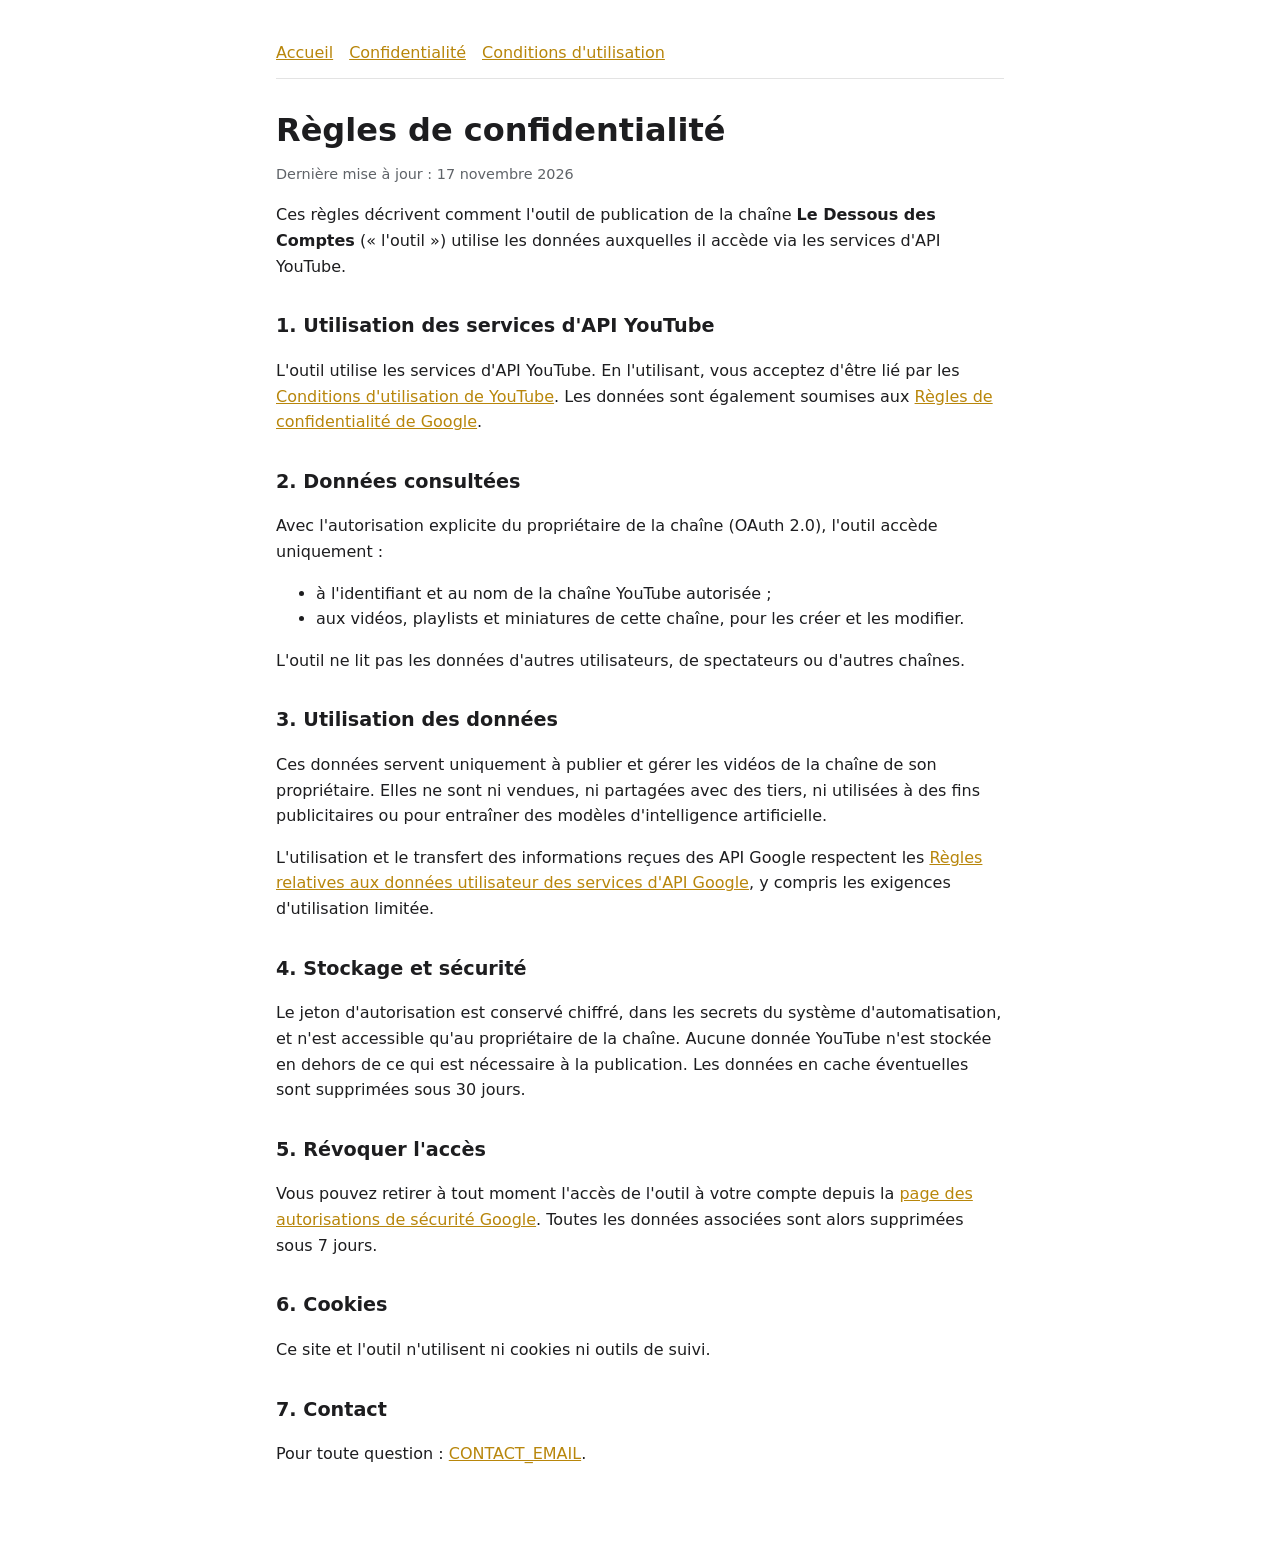
<file: privacy.html>
<!DOCTYPE html>
<html lang="fr">
<head>
<meta charset="UTF-8">
<meta name="viewport" content="width=device-width, initial-scale=1.0">
<title>Règles de confidentialité</title>
<link rel="stylesheet" href="style.css">
</head>
<body>
<main>
<nav><a href="index.html">Accueil</a><a href="privacy.html">Confidentialité</a><a href="terms.html">Conditions d'utilisation</a></nav>
<h1>Règles de confidentialité</h1>
<p class="muted">Dernière mise à jour : 17 novembre 2026</p>

<p>Ces règles décrivent comment l'outil de publication de la chaîne <strong>Le Dessous des Comptes</strong> (« l'outil ») utilise les données auxquelles il accède via les services d'API YouTube.</p>

<h2>1. Utilisation des services d'API YouTube</h2>
<p>L'outil utilise les services d'API YouTube. En l'utilisant, vous acceptez d'être lié par les <a href="https://www.youtube.com/t/terms">Conditions d'utilisation de YouTube</a>. Les données sont également soumises aux <a href="https://policies.google.com/privacy">Règles de confidentialité de Google</a>.</p>

<h2>2. Données consultées</h2>
<p>Avec l'autorisation explicite du propriétaire de la chaîne (OAuth 2.0), l'outil accède uniquement :</p>
<ul>
<li>à l'identifiant et au nom de la chaîne YouTube autorisée ;</li>
<li>aux vidéos, playlists et miniatures de cette chaîne, pour les créer et les modifier.</li>
</ul>
<p>L'outil ne lit pas les données d'autres utilisateurs, de spectateurs ou d'autres chaînes.</p>

<h2>3. Utilisation des données</h2>
<p>Ces données servent uniquement à publier et gérer les vidéos de la chaîne de son propriétaire. Elles ne sont ni vendues, ni partagées avec des tiers, ni utilisées à des fins publicitaires ou pour entraîner des modèles d'intelligence artificielle.</p>
<p>L'utilisation et le transfert des informations reçues des API Google respectent les <a href="https://developers.google.com/terms/api-services-user-data-policy">Règles relatives aux données utilisateur des services d'API Google</a>, y compris les exigences d'utilisation limitée.</p>

<h2>4. Stockage et sécurité</h2>
<p>Le jeton d'autorisation est conservé chiffré, dans les secrets du système d'automatisation, et n'est accessible qu'au propriétaire de la chaîne. Aucune donnée YouTube n'est stockée en dehors de ce qui est nécessaire à la publication. Les données en cache éventuelles sont supprimées sous 30 jours.</p>

<h2>5. Révoquer l'accès</h2>
<p>Vous pouvez retirer à tout moment l'accès de l'outil à votre compte depuis la <a href="https://security.google.com/settings/security/permissions">page des autorisations de sécurité Google</a>. Toutes les données associées sont alors supprimées sous 7 jours.</p>

<h2>6. Cookies</h2>
<p>Ce site et l'outil n'utilisent ni cookies ni outils de suivi.</p>

<h2>7. Contact</h2>
<p>Pour toute question : <a href="mailto:CONTACT_EMAIL">CONTACT_EMAIL</a>.</p>
</main>
</body>
</html>
</file>
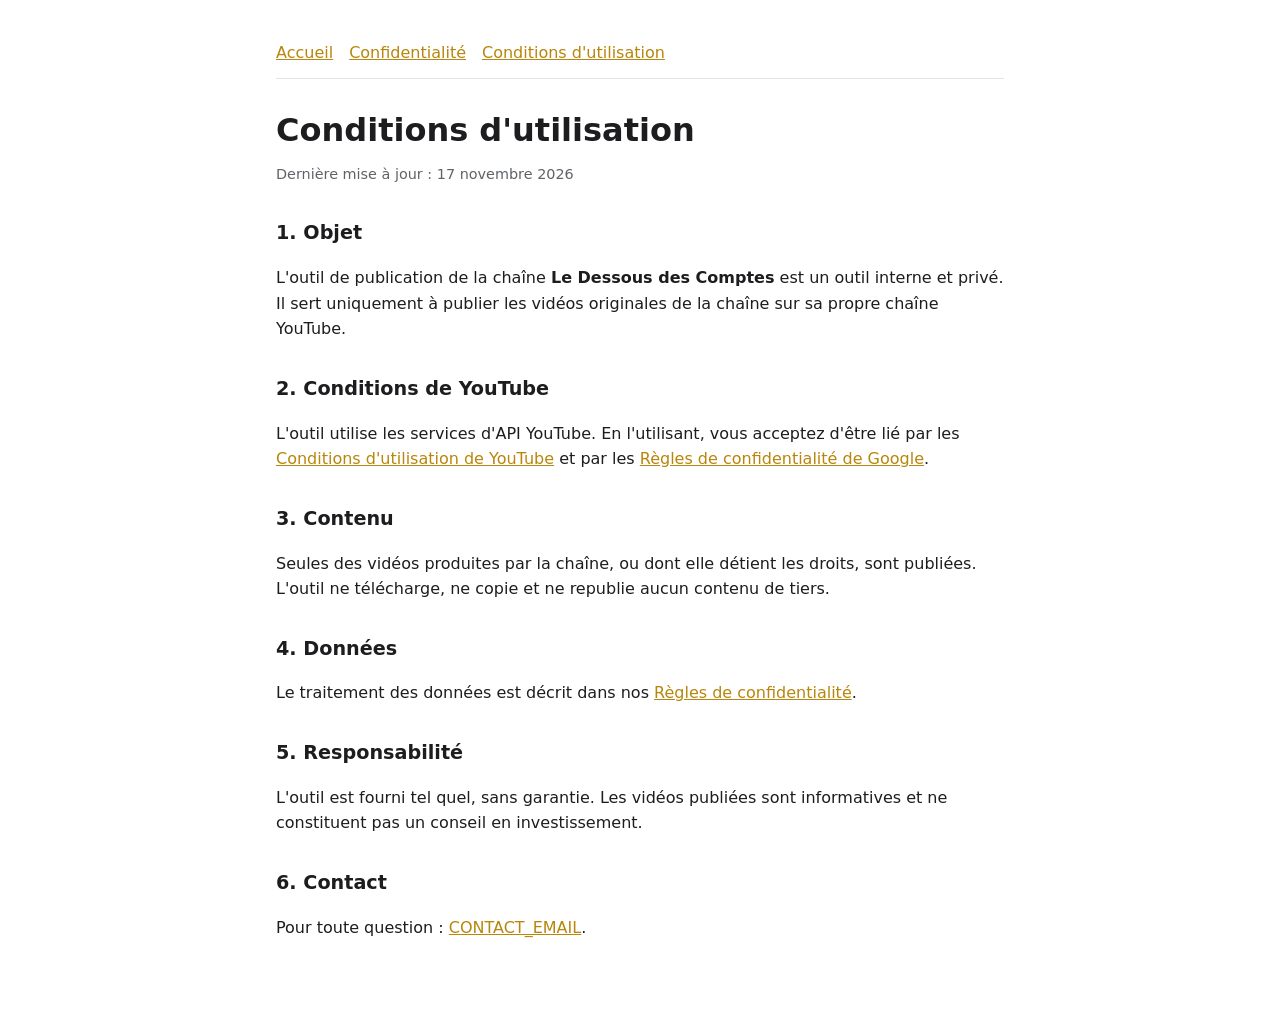
<file: terms.html>
<!DOCTYPE html>
<html lang="fr">
<head>
<meta charset="UTF-8">
<meta name="viewport" content="width=device-width, initial-scale=1.0">
<title>Conditions d'utilisation</title>
<link rel="stylesheet" href="style.css">
</head>
<body>
<main>
<nav><a href="index.html">Accueil</a><a href="privacy.html">Confidentialité</a><a href="terms.html">Conditions d'utilisation</a></nav>
<h1>Conditions d'utilisation</h1>
<p class="muted">Dernière mise à jour : 17 novembre 2026</p>

<h2>1. Objet</h2>
<p>L'outil de publication de la chaîne <strong>Le Dessous des Comptes</strong> est un outil interne et privé. Il sert uniquement à publier les vidéos originales de la chaîne sur sa propre chaîne YouTube.</p>

<h2>2. Conditions de YouTube</h2>
<p>L'outil utilise les services d'API YouTube. En l'utilisant, vous acceptez d'être lié par les <a href="https://www.youtube.com/t/terms">Conditions d'utilisation de YouTube</a> et par les <a href="https://policies.google.com/privacy">Règles de confidentialité de Google</a>.</p>

<h2>3. Contenu</h2>
<p>Seules des vidéos produites par la chaîne, ou dont elle détient les droits, sont publiées. L'outil ne télécharge, ne copie et ne republie aucun contenu de tiers.</p>

<h2>4. Données</h2>
<p>Le traitement des données est décrit dans nos <a href="privacy.html">Règles de confidentialité</a>.</p>

<h2>5. Responsabilité</h2>
<p>L'outil est fourni tel quel, sans garantie. Les vidéos publiées sont informatives et ne constituent pas un conseil en investissement.</p>

<h2>6. Contact</h2>
<p>Pour toute question : <a href="mailto:CONTACT_EMAIL">CONTACT_EMAIL</a>.</p>
</main>
</body>
</html>
</file>
<file: style.css>
:root{--bg:#ffffff;--fg:#1d1d1f;--muted:#5f6368;--accent:#b8860b;--line:#e3e3e3}
@media (prefers-color-scheme:dark){:root{--bg:#16171a;--fg:#ececec;--muted:#a0a4ab;--accent:#e0b040;--line:#2c2e33}}
*{box-sizing:border-box}
body{margin:0;background:var(--bg);color:var(--fg);font:16px/1.6 system-ui,-apple-system,"Segoe UI",Roboto,sans-serif}
main{max-width:760px;margin:0 auto;padding:40px 16px 64px}
h1{font-size:2rem;line-height:1.2;margin:0 0 8px}
h2{font-size:1.2rem;margin:32px 0 8px}
p,li{color:var(--fg)}
.muted{color:var(--muted);font-size:.9rem}
a{color:var(--accent)}
nav{display:flex;gap:16px;flex-wrap:wrap;border-bottom:1px solid var(--line);padding-bottom:12px;margin-bottom:32px}
footer{border-top:1px solid var(--line);margin-top:48px;padding-top:12px}
</file>
